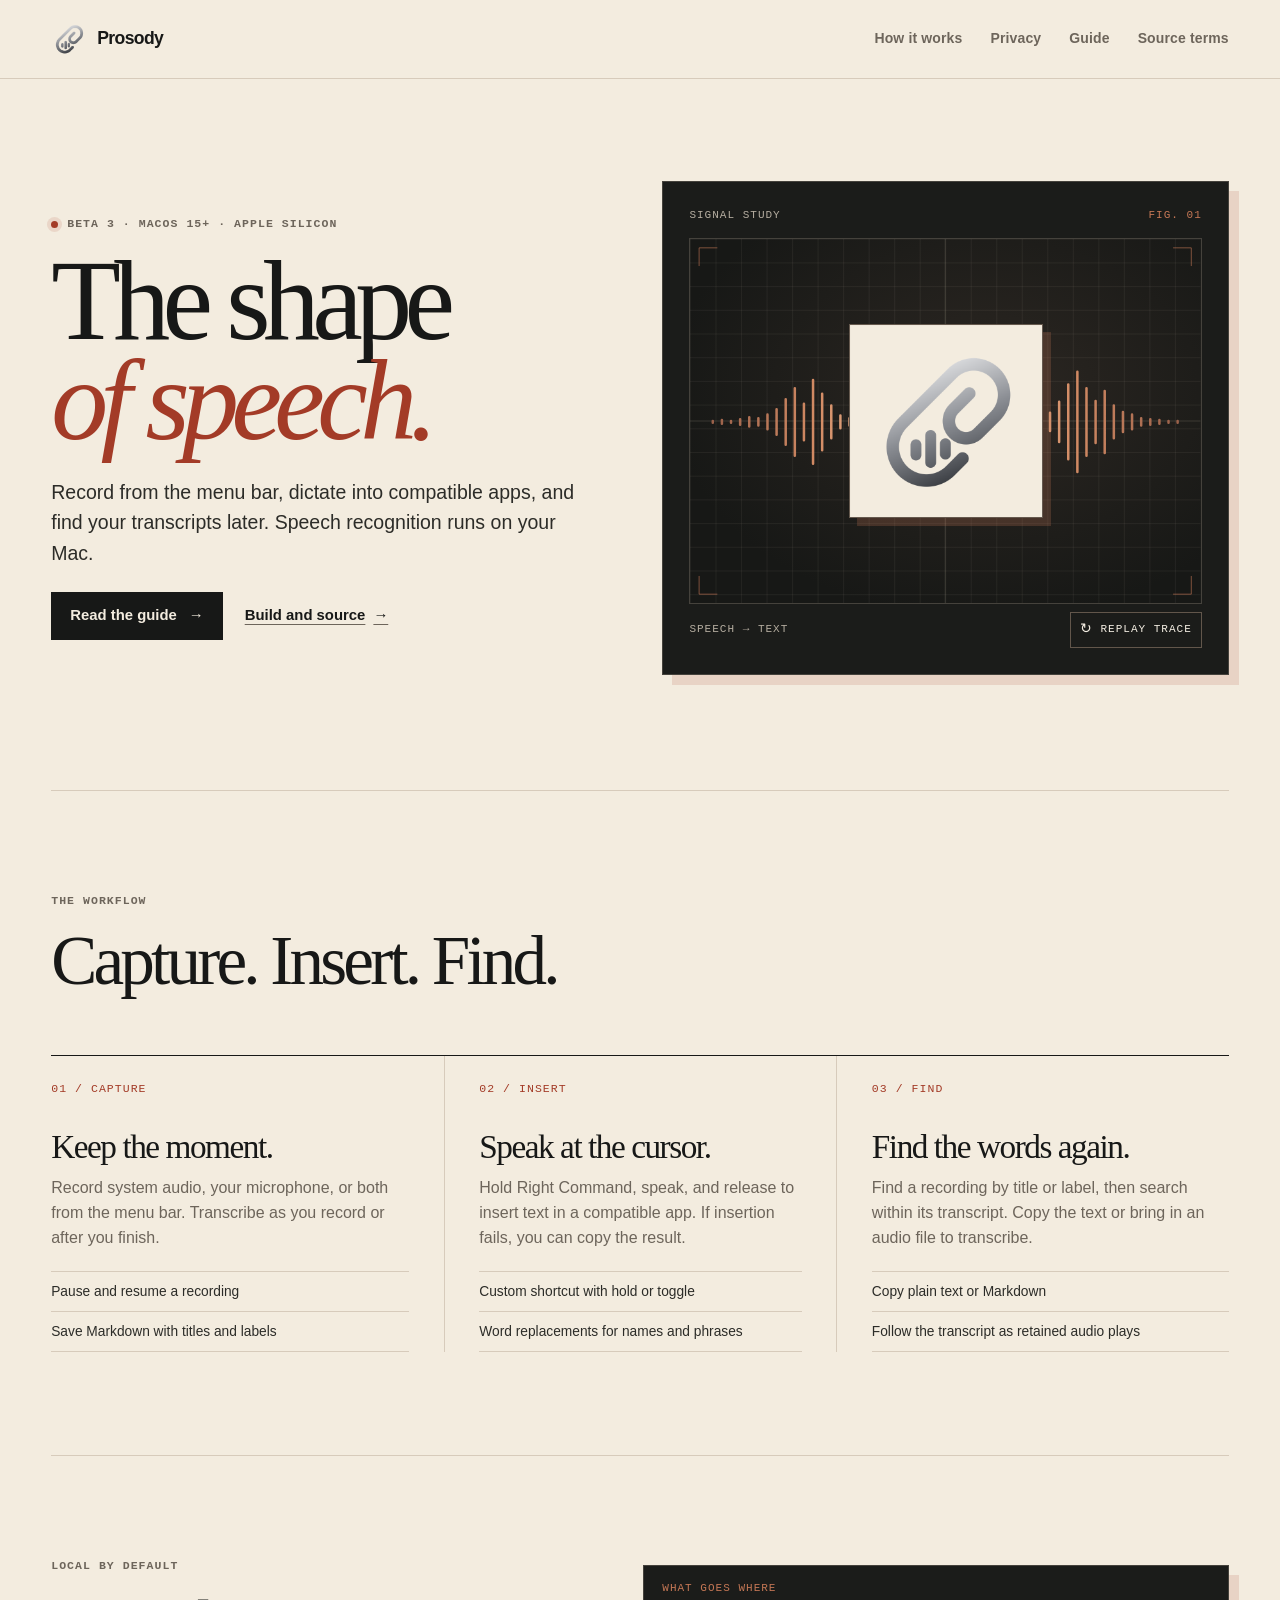
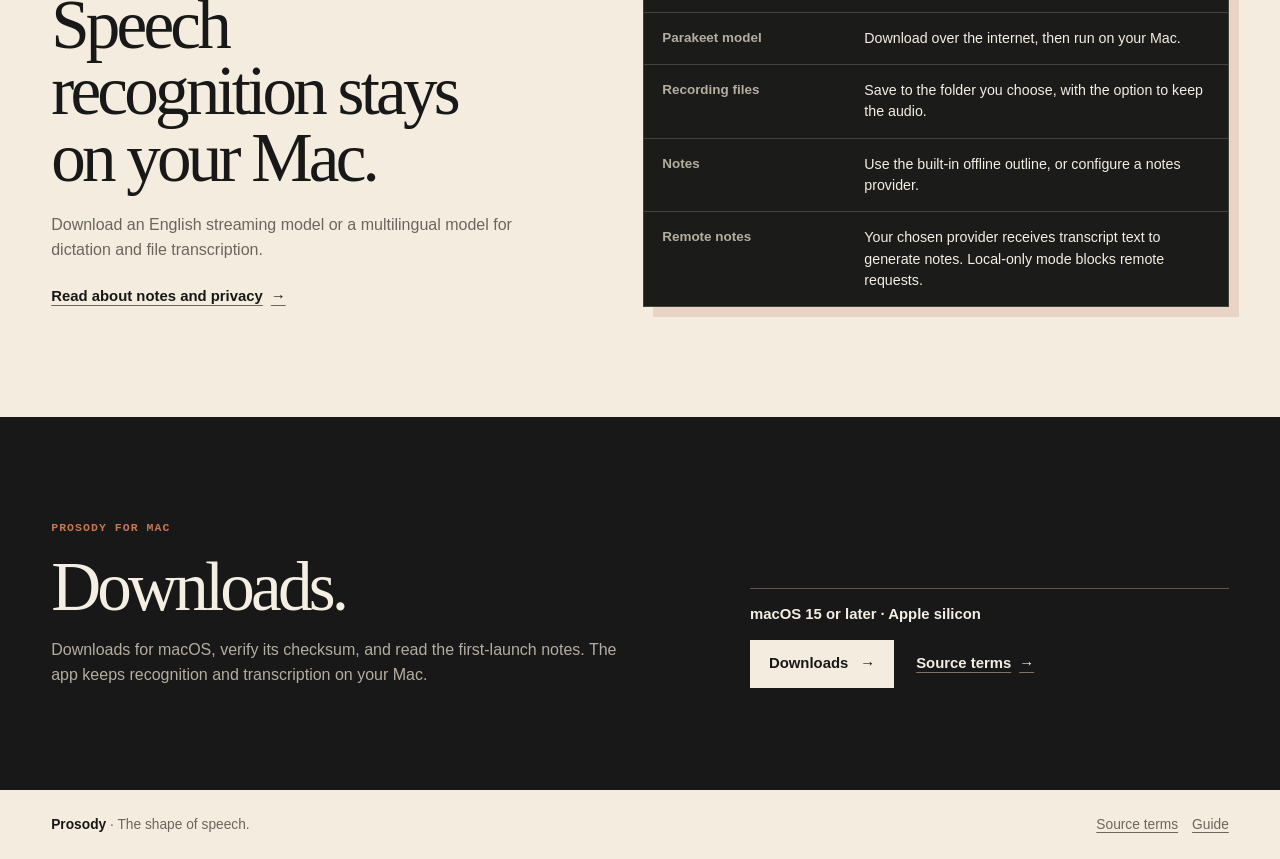
<file: site/index.html>
<!doctype html>
<html lang="en">
  <head>
    <meta charset="utf-8">
    <meta name="viewport" content="width=device-width, initial-scale=1">
    <meta name="theme-color" content="#f3ecdf">
    <meta name="description" content="Record audio, dictate into compatible apps, and find saved transcripts with Prosody. A beta for macOS 15 and later on Apple silicon.">
    <meta property="og:title" content="Prosody — The shape of speech.">
    <meta property="og:description" content="Record, dictate, and find transcripts with on-device speech recognition for Mac.">
    <meta property="og:type" content="website">
    <title>Prosody — The shape of speech.</title>
    <link rel="icon" href="assets/logo.png" type="image/png">
    <link rel="stylesheet" href="assets/base.css">
    <link rel="stylesheet" href="assets/landing.css">
    <script src="assets/landing.js" defer></script>
  </head>
  <body>
    <a class="skip-link" href="#main">Skip to content</a>

    <header class="site-header">
      <div class="shell masthead">
        <a class="wordmark" href="./"><img src="assets/logo.png" width="36" height="36" alt="">Prosody</a>
        <nav aria-label="Primary">
          <a href="#workflow">How it works</a>
          <a href="#privacy">Privacy</a>
          <a href="guide/">Guide</a>
          <a href="guide/#source-terms">Source terms</a>
        </nav>
      </div>
    </header>

    <main id="main" tabindex="-1">
      <section class="hero shell" aria-labelledby="hero-title">
        <div class="hero-copy">
          <p class="eyebrow"><span class="eyebrow-mark" aria-hidden="true"></span>Beta 3 · macOS 15+ · Apple silicon</p>
          <h1 id="hero-title">The shape<br> <em>of speech.</em></h1>
          <p class="hero-lede">Record from the menu bar, dictate into compatible apps, and find your transcripts later. Speech recognition runs on your Mac.</p>
          <div class="hero-actions">
            <a class="button button-primary" href="guide/">Read the guide <span aria-hidden="true">→</span></a>
            <a class="text-link" href="guide/#install">Build and source <span aria-hidden="true">→</span></a>
          </div>
        </div>

        <div class="hero-media">
          <div class="signal-panel" data-signal-panel>
            <div class="panel-head" aria-hidden="true">
              <span>Signal study</span>
              <span>FIG. 01</span>
            </div>

            <figure class="signal-art" aria-hidden="true">
              <svg class="trace" viewBox="0 0 560 400" width="560" height="400" fill="none" preserveAspectRatio="xMidYMid slice" aria-hidden="true" xmlns="http://www.w3.org/2000/svg">
                <defs>
                  <pattern id="trace-grid" width="28" height="26" patternUnits="userSpaceOnUse">
                    <path d="M28 0H0V26" stroke="#f3ecdf" stroke-opacity=".12"/>
                  </pattern>
                  <linearGradient id="trace-speech" x1="0" y1="0" x2="560" y2="0" gradientUnits="userSpaceOnUse">
                    <stop stop-color="#8f5844"/>
                    <stop offset=".25" stop-color="#d38b64"/>
                    <stop offset=".5" stop-color="#f8dfbf"/>
                    <stop offset=".75" stop-color="#d38b64"/>
                    <stop offset="1" stop-color="#8f5844"/>
                  </linearGradient>
                </defs>
                <rect width="560" height="400" fill="url(#trace-grid)"/>
                <path d="M0 200H560M280 0V400" stroke="#b5ada0" stroke-opacity=".22"/>
                <path d="M10 30V10H30M530 10h20v20M10 370v20h20m500 0h20v-20" stroke="#c47755" stroke-opacity=".65"/>
                <path class="trace-wave" stroke="url(#trace-speech)" stroke-width="2.75" stroke-linecap="round"
                  d="M25 200v2M35 199v4M45 200v2M55 198v6M65 196v10M75 197v8M85 193v16M95 187v28M105 176v50M115 164v74M125 181v40M135 155v92M145 170v62M155 183v36M165 194v14M175 197v8M185 198v6M195 200v2M205 196v10M215 191v20M225 185v32M235 172v58M245 152v98M255 171v60M265 135v132M275 117v168M285 149v104M295 139v124M305 173v56M315 187v28M325 184v34M335 193v16M345 197v8M355 199v4M365 200v2M375 198v6M385 197v8M395 191v20M405 179v44M415 160v82M425 146v110M435 164v74M445 178v46M455 167v68M465 183v36M475 190v22M485 193v16M495 197v8M505 198v6M515 199v4M525 200v2M535 200v2"/>
              </svg>
              <img class="signal-logo" src="assets/logo.png" width="1024" height="1024" alt="">
            </figure>

            <div class="panel-foot">
              <span aria-hidden="true">Speech → Text</span>
              <button class="replay" type="button" data-replay hidden><span aria-hidden="true">↻</span> Replay trace</button>
            </div>
          </div>
        </div>
      </section>

      <section class="features shell" id="workflow" aria-labelledby="features-title">
        <header class="section-intro">
          <p class="eyebrow">The workflow</p>
          <h2 id="features-title">Capture. Insert. Find.</h2>
        </header>

        <div class="feature-grid">
          <article class="feature" id="capture">
            <p class="feature-index">01 / Capture</p>
            <h3>Keep the moment.</h3>
            <p>Record system audio, your microphone, or both from the menu bar. Transcribe as you record or after you finish.</p>
            <ul class="feature-list">
              <li>Pause and resume a recording</li>
              <li>Save Markdown with titles and labels</li>
            </ul>
          </article>

          <article class="feature" id="insert">
            <p class="feature-index">02 / Insert</p>
            <h3>Speak at the cursor.</h3>
            <p>Hold Right Command, speak, and release to insert text in a compatible app. If insertion fails, you can copy the result.</p>
            <ul class="feature-list">
              <li>Custom shortcut with hold or toggle</li>
              <li>Word replacements for names and phrases</li>
            </ul>
          </article>

          <article class="feature" id="find">
            <p class="feature-index">03 / Find</p>
            <h3>Find the words again.</h3>
            <p>Find a recording by title or label, then search within its transcript. Copy the text or bring in an audio file to transcribe.</p>
            <ul class="feature-list">
              <li>Copy plain text or Markdown</li>
              <li>Follow the transcript as retained audio plays</li>
            </ul>
          </article>
        </div>
      </section>

      <section class="privacy-section shell" id="privacy" aria-labelledby="privacy-title">
        <div class="privacy-grid">
          <div class="privacy-copy">
            <p class="eyebrow">Local by default</p>
            <h2 id="privacy-title">Speech recognition stays on your Mac.</h2>
            <p>Download an English streaming model or a multilingual model for dictation and file transcription.</p>
            <a class="text-link" href="guide/#notes-privacy">Read about notes and privacy <span aria-hidden="true">→</span></a>
          </div>

          <div class="privacy-card">
            <p class="privacy-card-head">What goes where</p>
            <dl class="privacy-list">
              <div>
                <dt>Parakeet model</dt>
                <dd>Download over the internet, then run on your Mac.</dd>
              </div>
              <div>
                <dt>Recording files</dt>
                <dd>Save to the folder you choose, with the option to keep the audio.</dd>
              </div>
              <div>
                <dt>Notes</dt>
                <dd>Use the built-in offline outline, or configure a notes provider.</dd>
              </div>
              <div>
                <dt>Remote notes</dt>
                <dd>Your chosen provider receives transcript text to generate notes. Local-only mode blocks remote requests.</dd>
              </div>
            </dl>
          </div>
        </div>
      </section>

      <section class="download-band" aria-labelledby="download-title">
        <div class="shell download-grid">
          <div>
            <p class="eyebrow">Prosody for Mac</p>
            <h2 id="download-title">Downloads.</h2>
            <p class="download-copy">Downloads for macOS, verify its checksum, and read the first-launch notes. The app keeps recognition and transcription on your Mac.</p>
          </div>
          <div class="download-details">
            <p>macOS 15 or later · Apple silicon</p>
            <div class="download-actions">
              <a class="button button-light" href="https://github.com/K0g1/Prosody/releases">Downloads <span aria-hidden="true">→</span></a>
              <a class="text-link" href="guide/#source-terms">Source terms <span aria-hidden="true">→</span></a>
            </div>
          </div>
        </div>
      </section>
    </main>

    <footer class="site-footer">
      <div class="shell footer-row">
        <p><strong>Prosody</strong> · The shape of speech.</p>
        <nav aria-label="Footer">
          <a href="guide/#source-terms">Source terms</a>
          <a href="guide/">Guide</a>
        </nav>
      </div>
    </footer>
  </body>
</html>
</file>
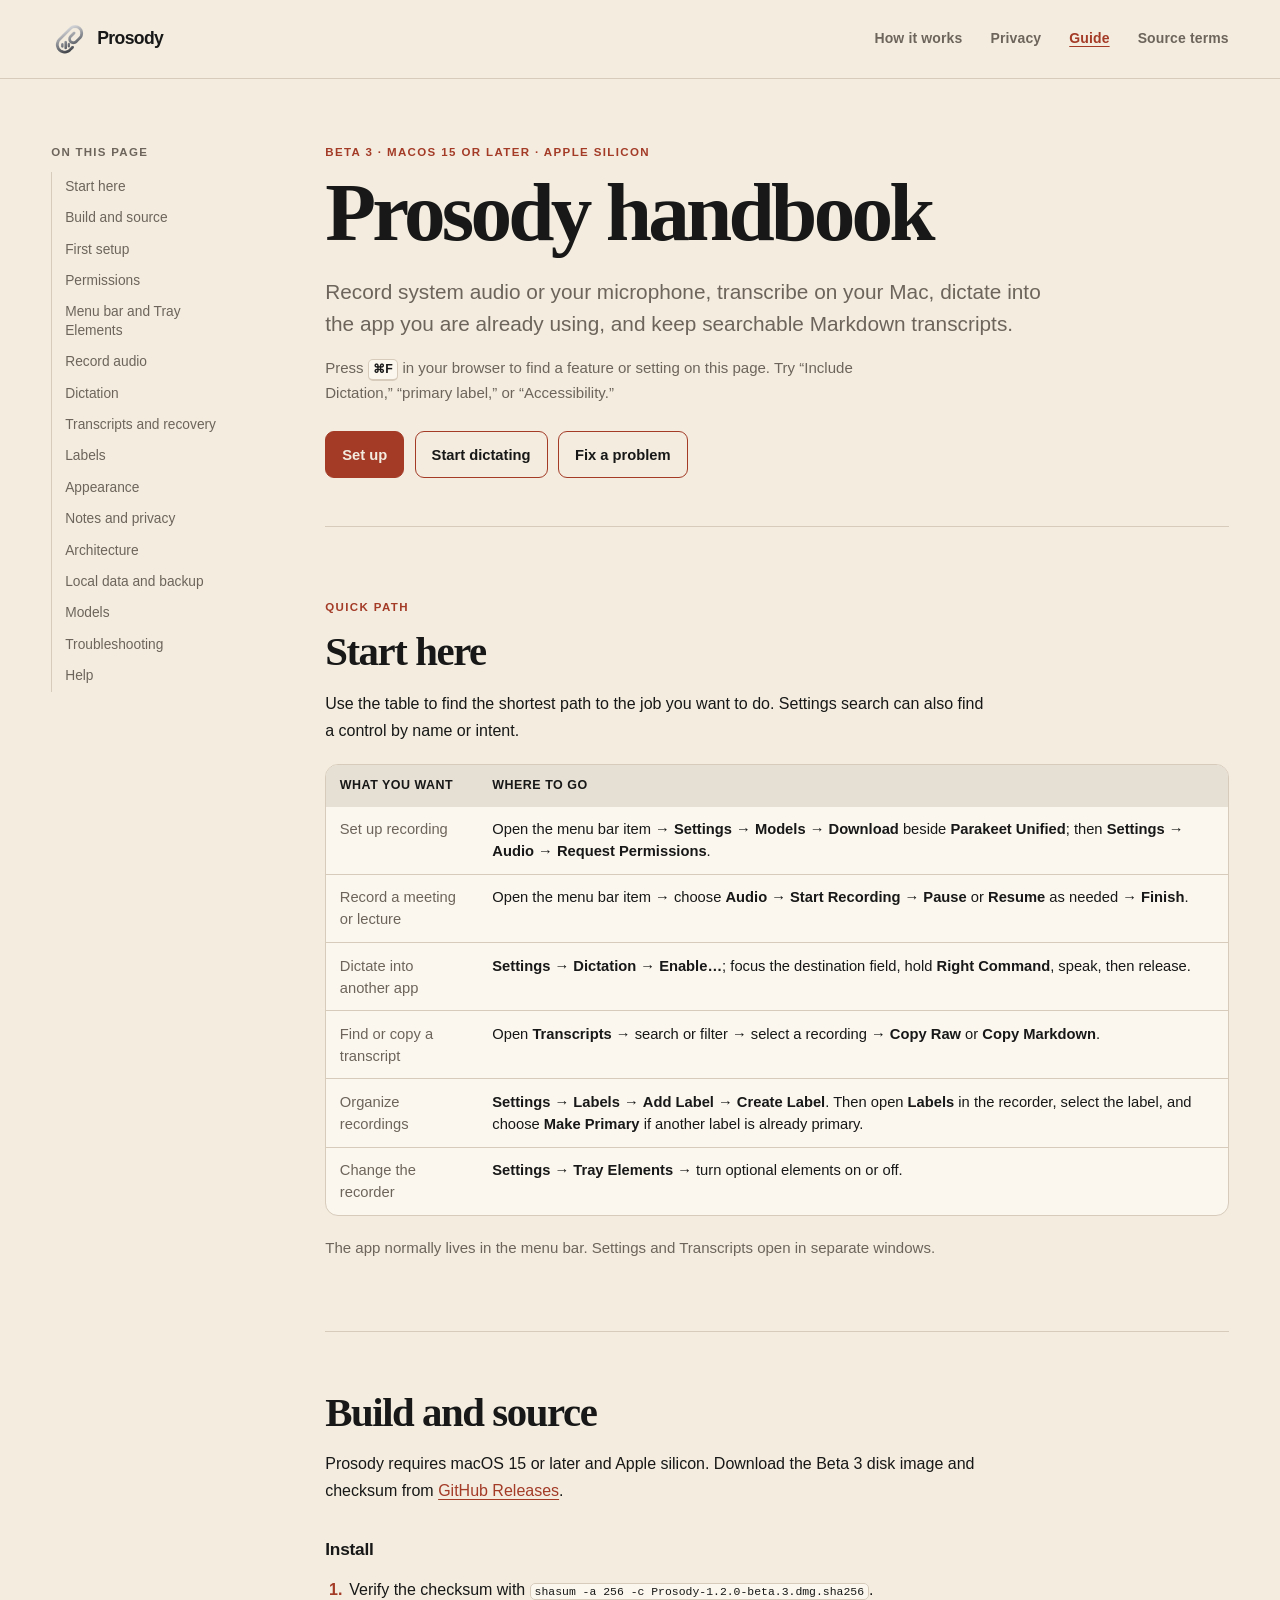
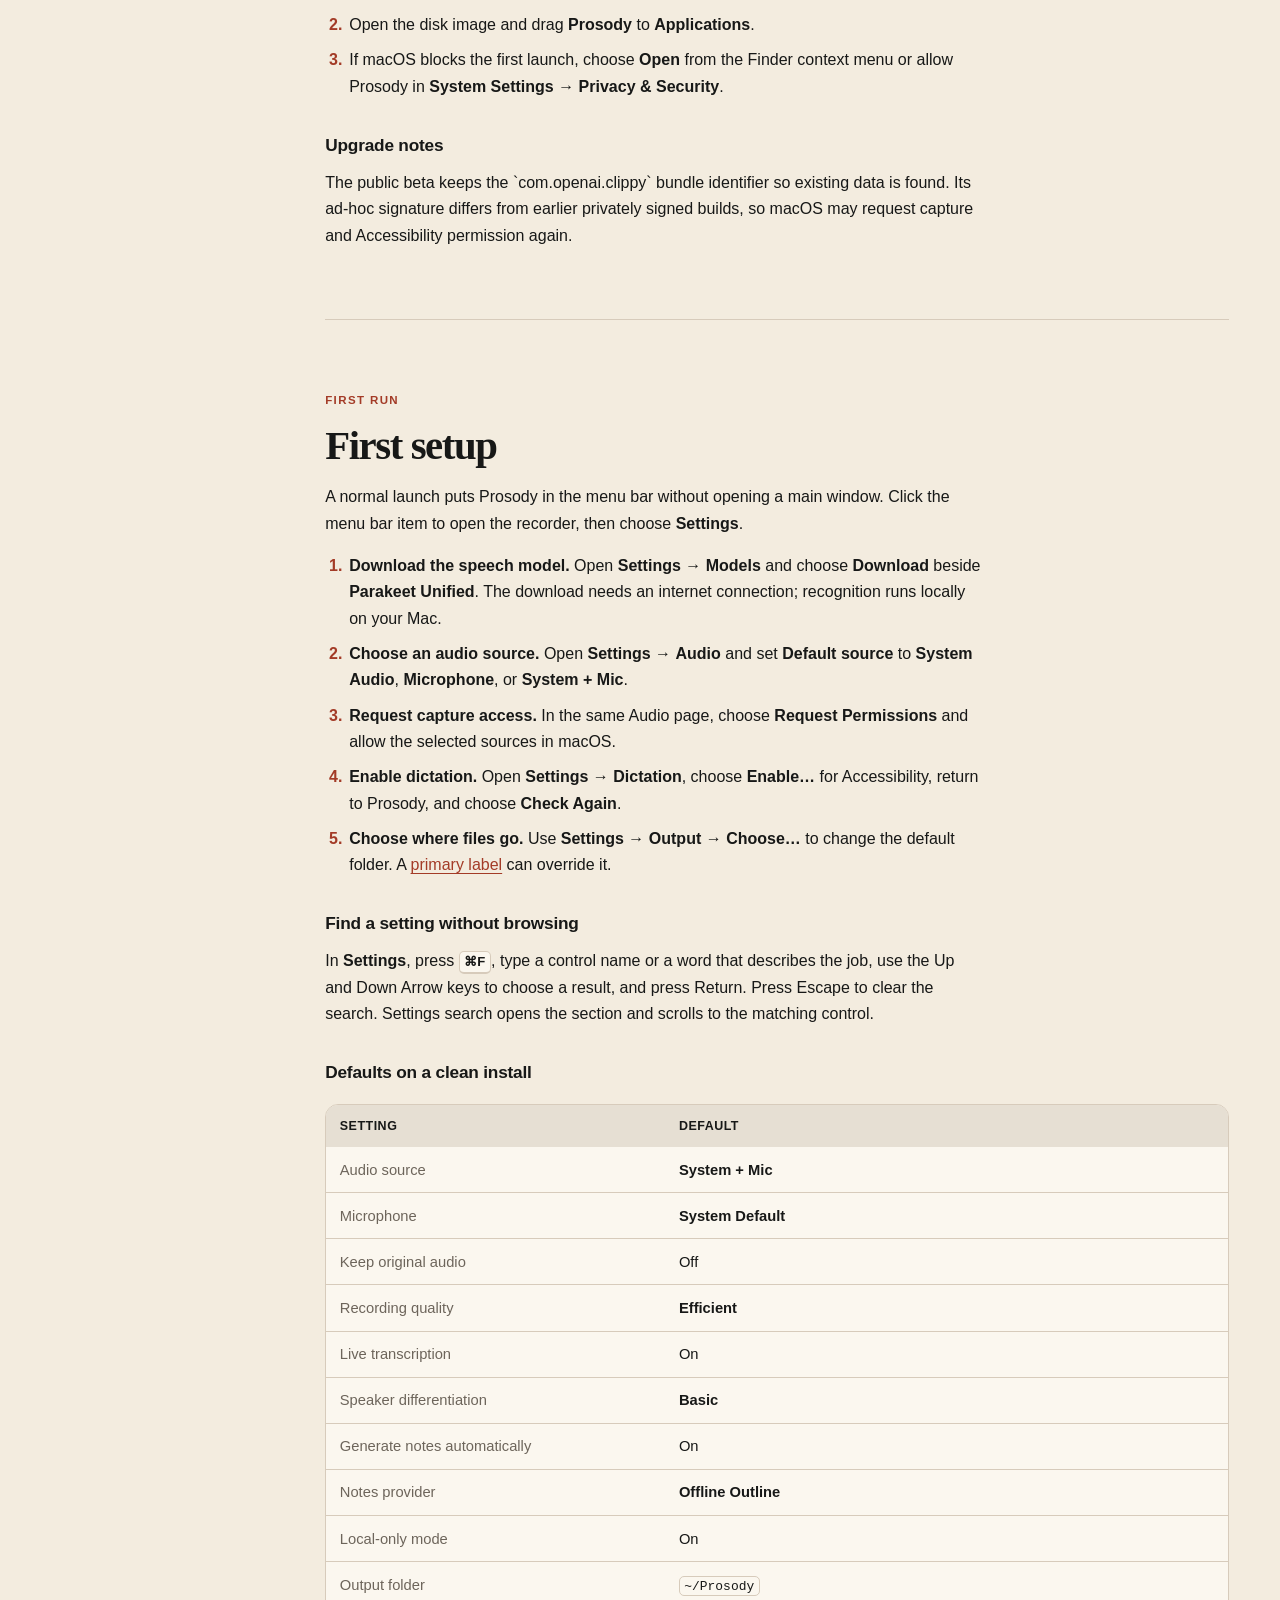
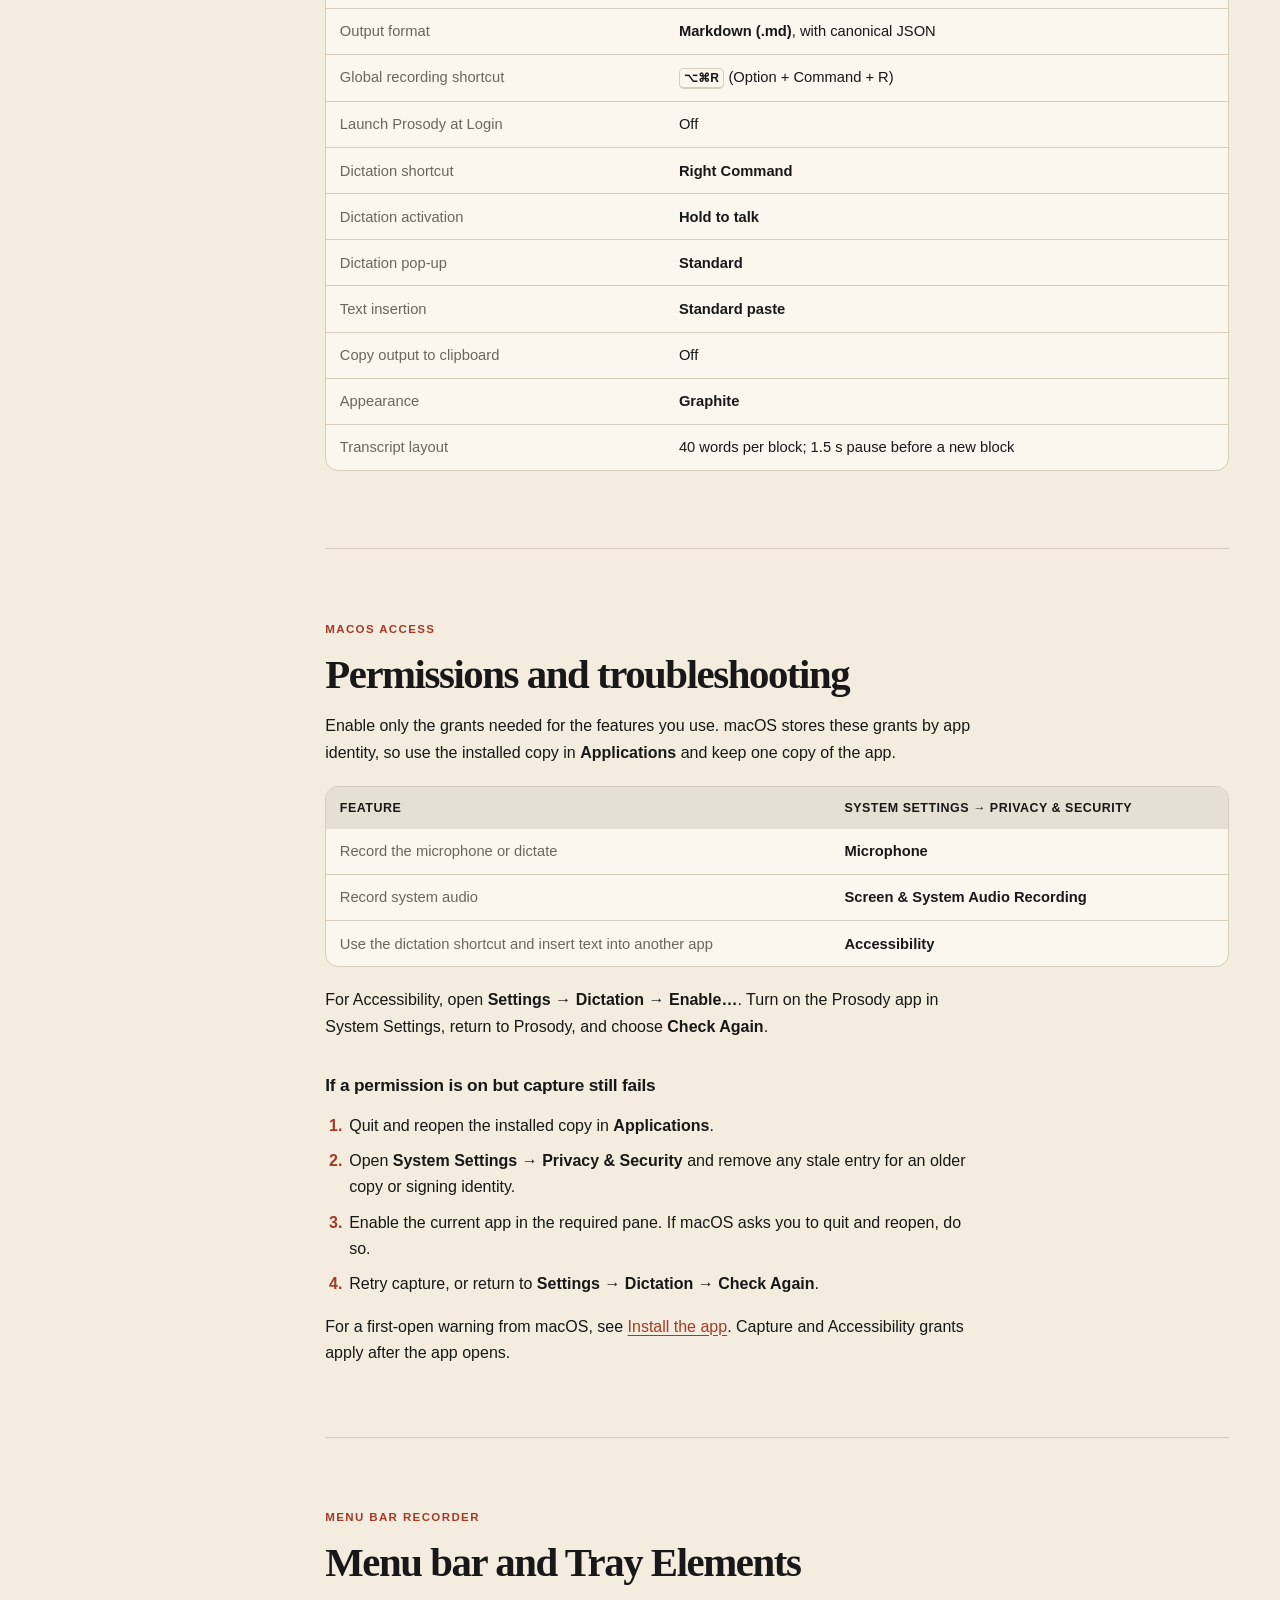
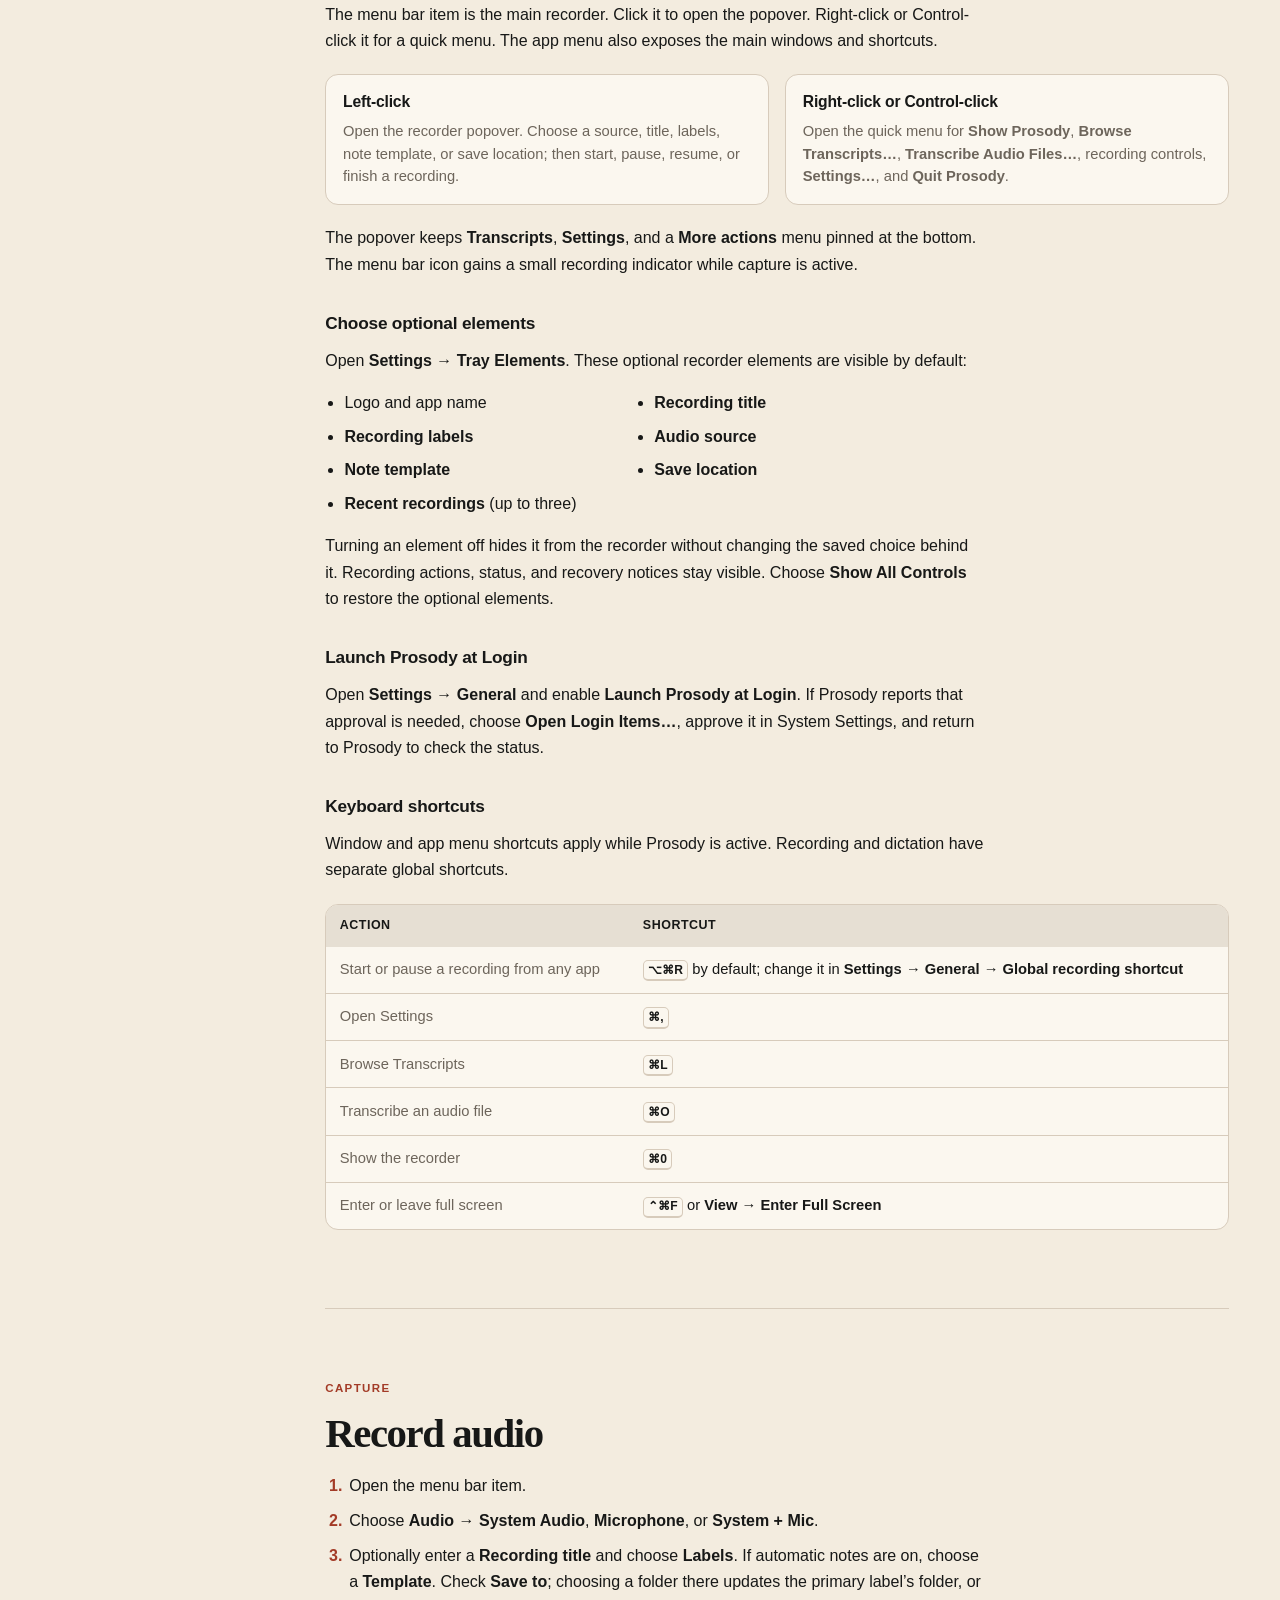
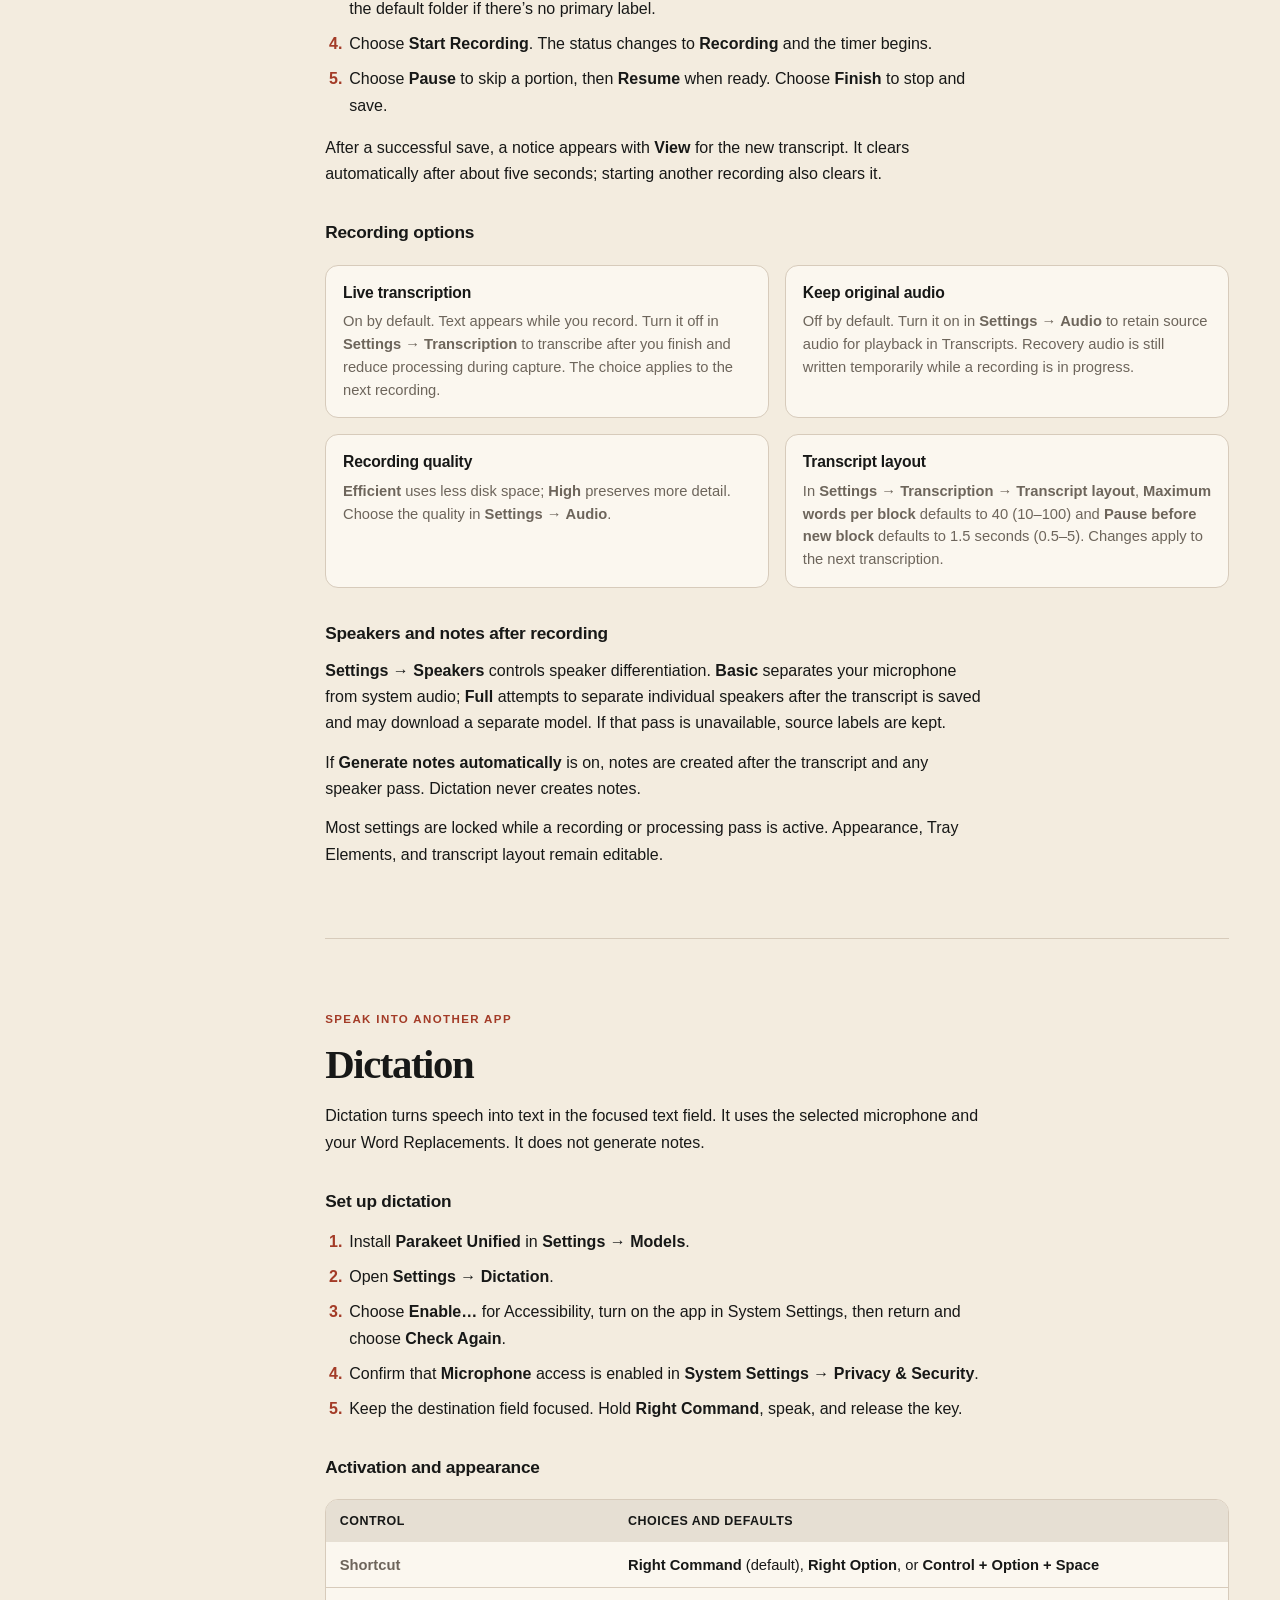
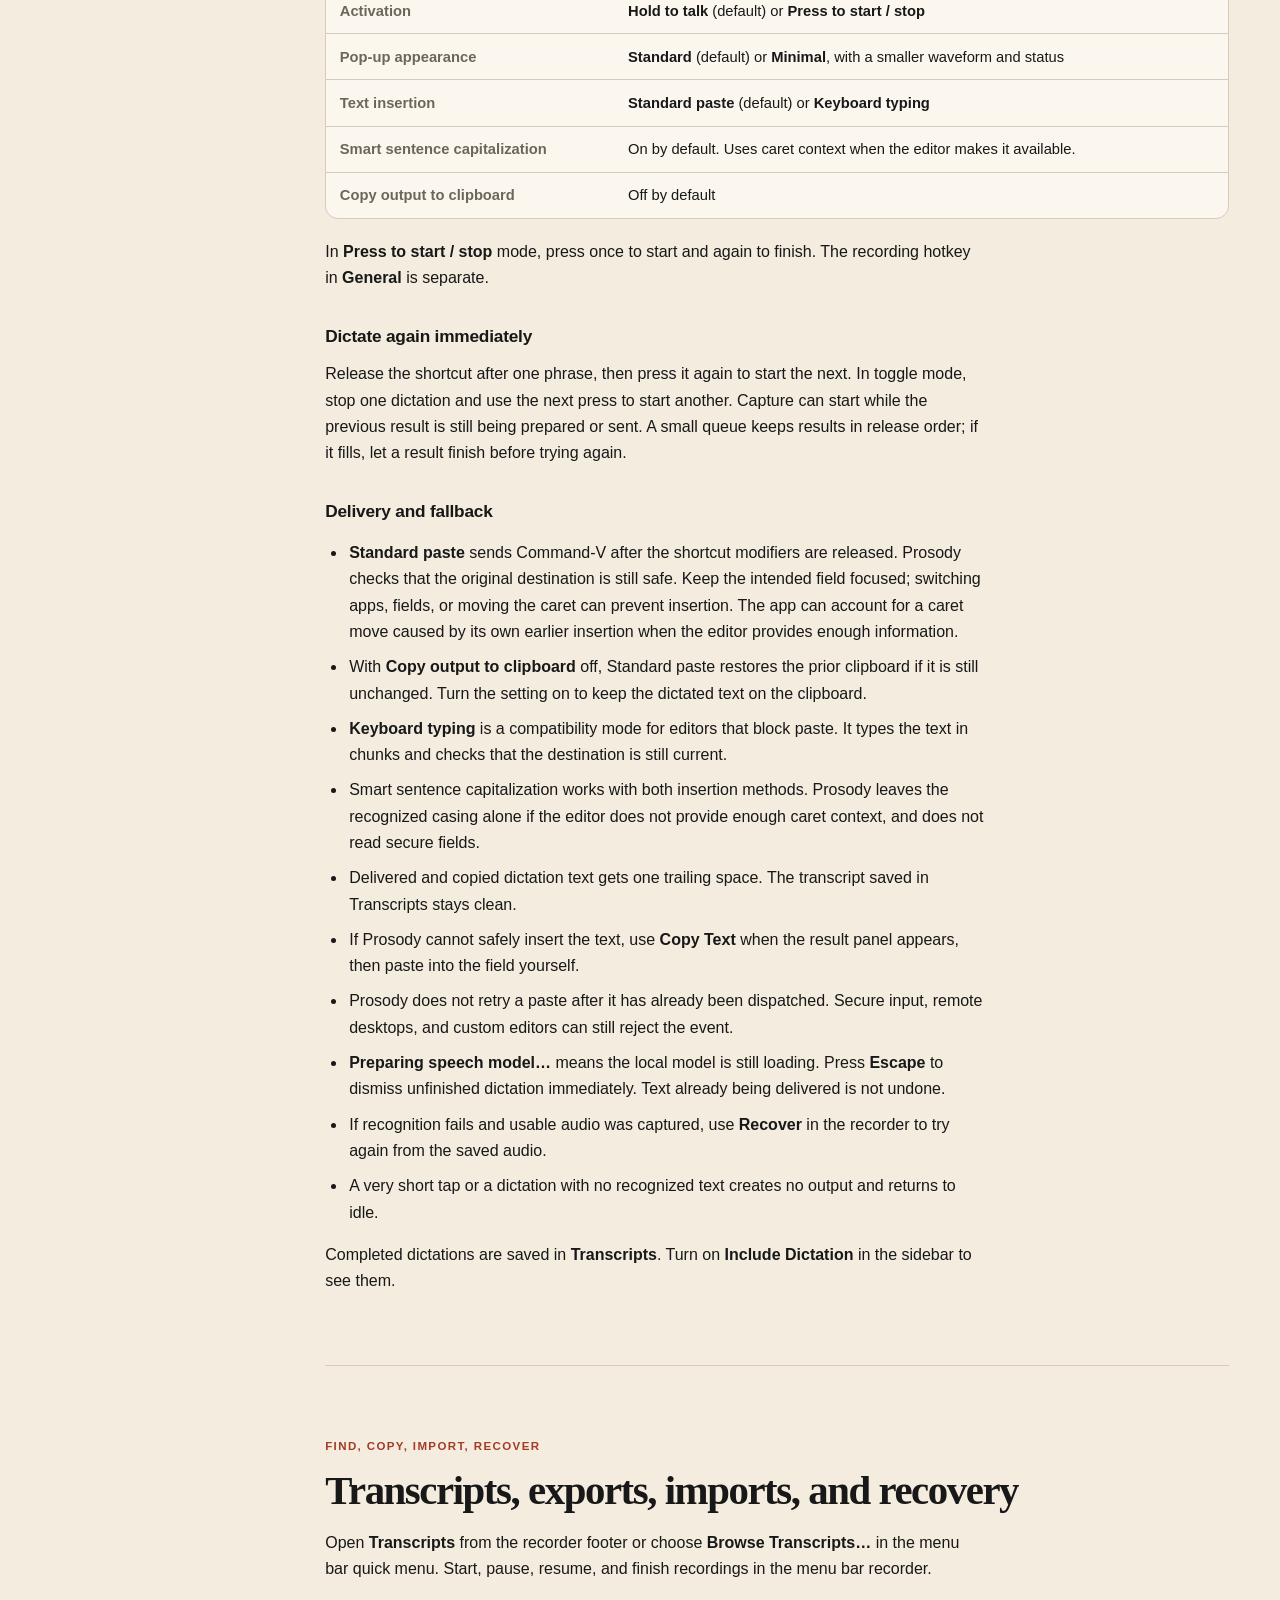
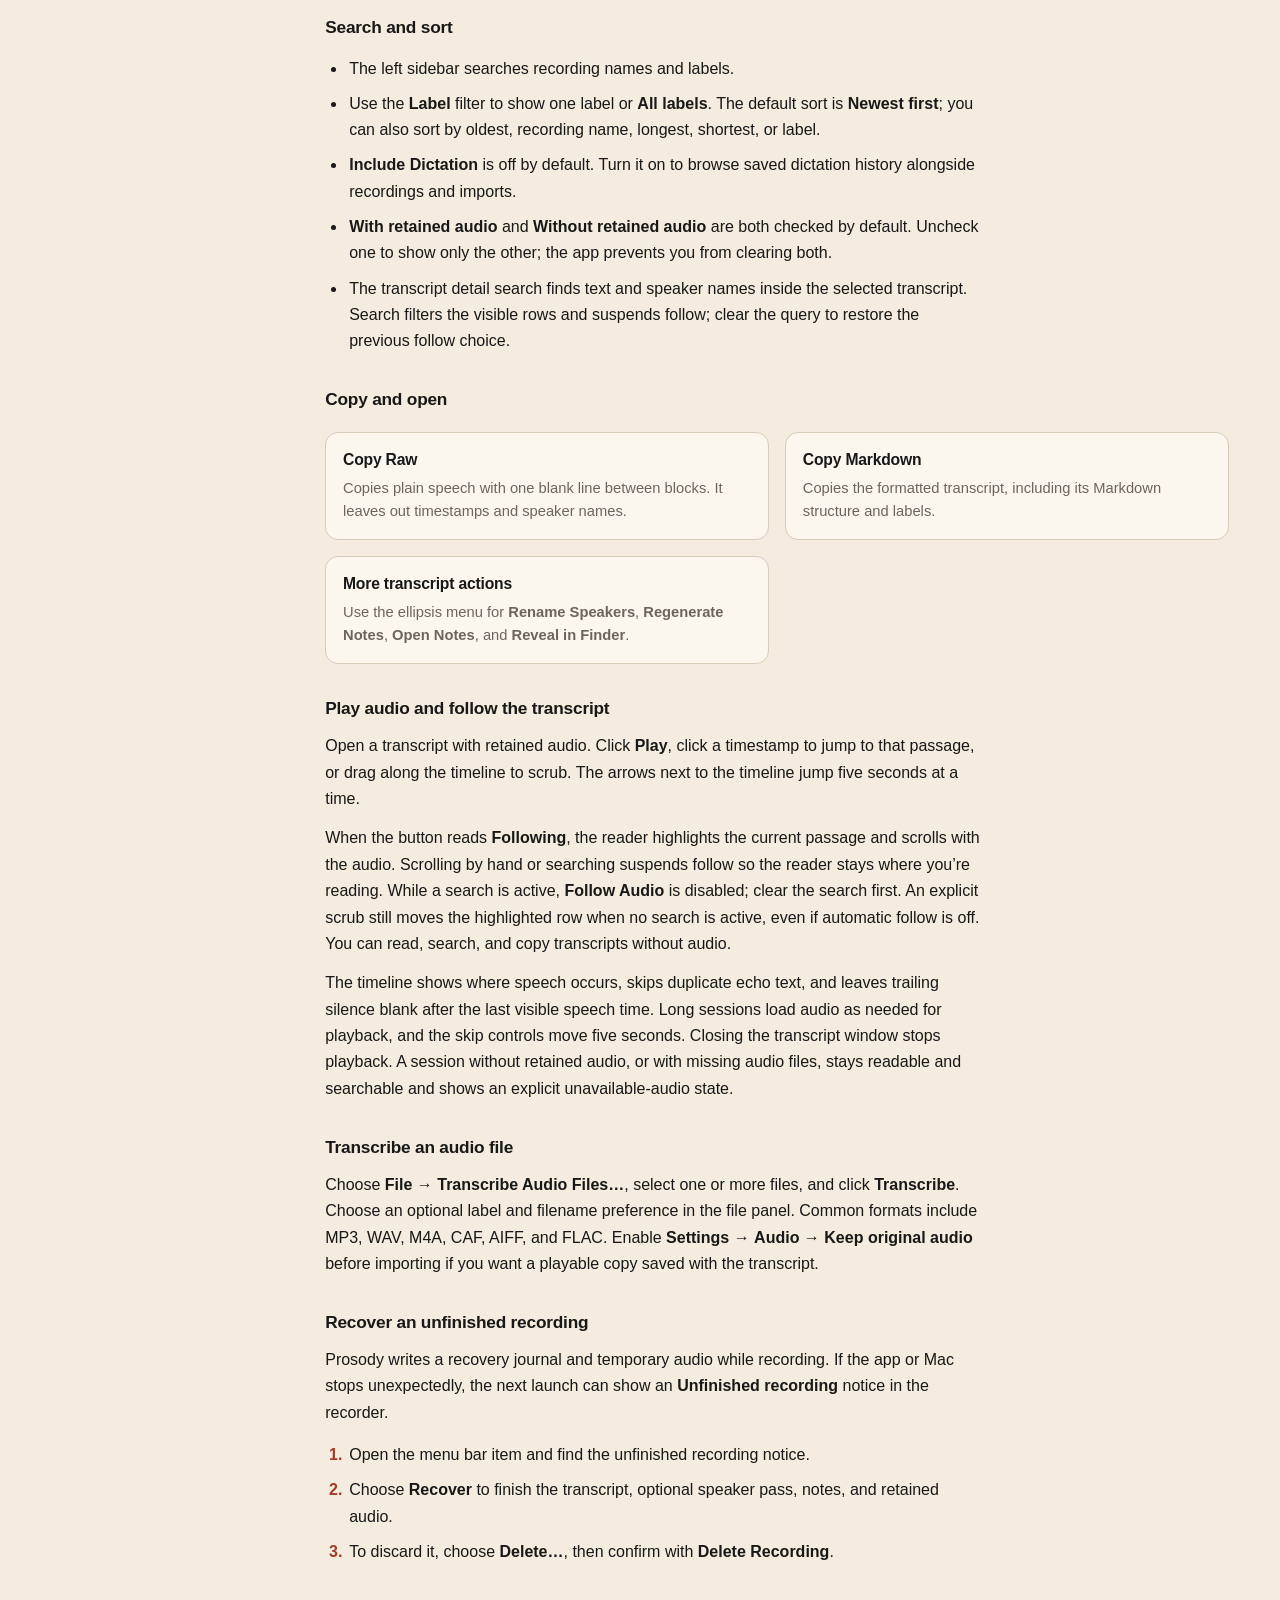
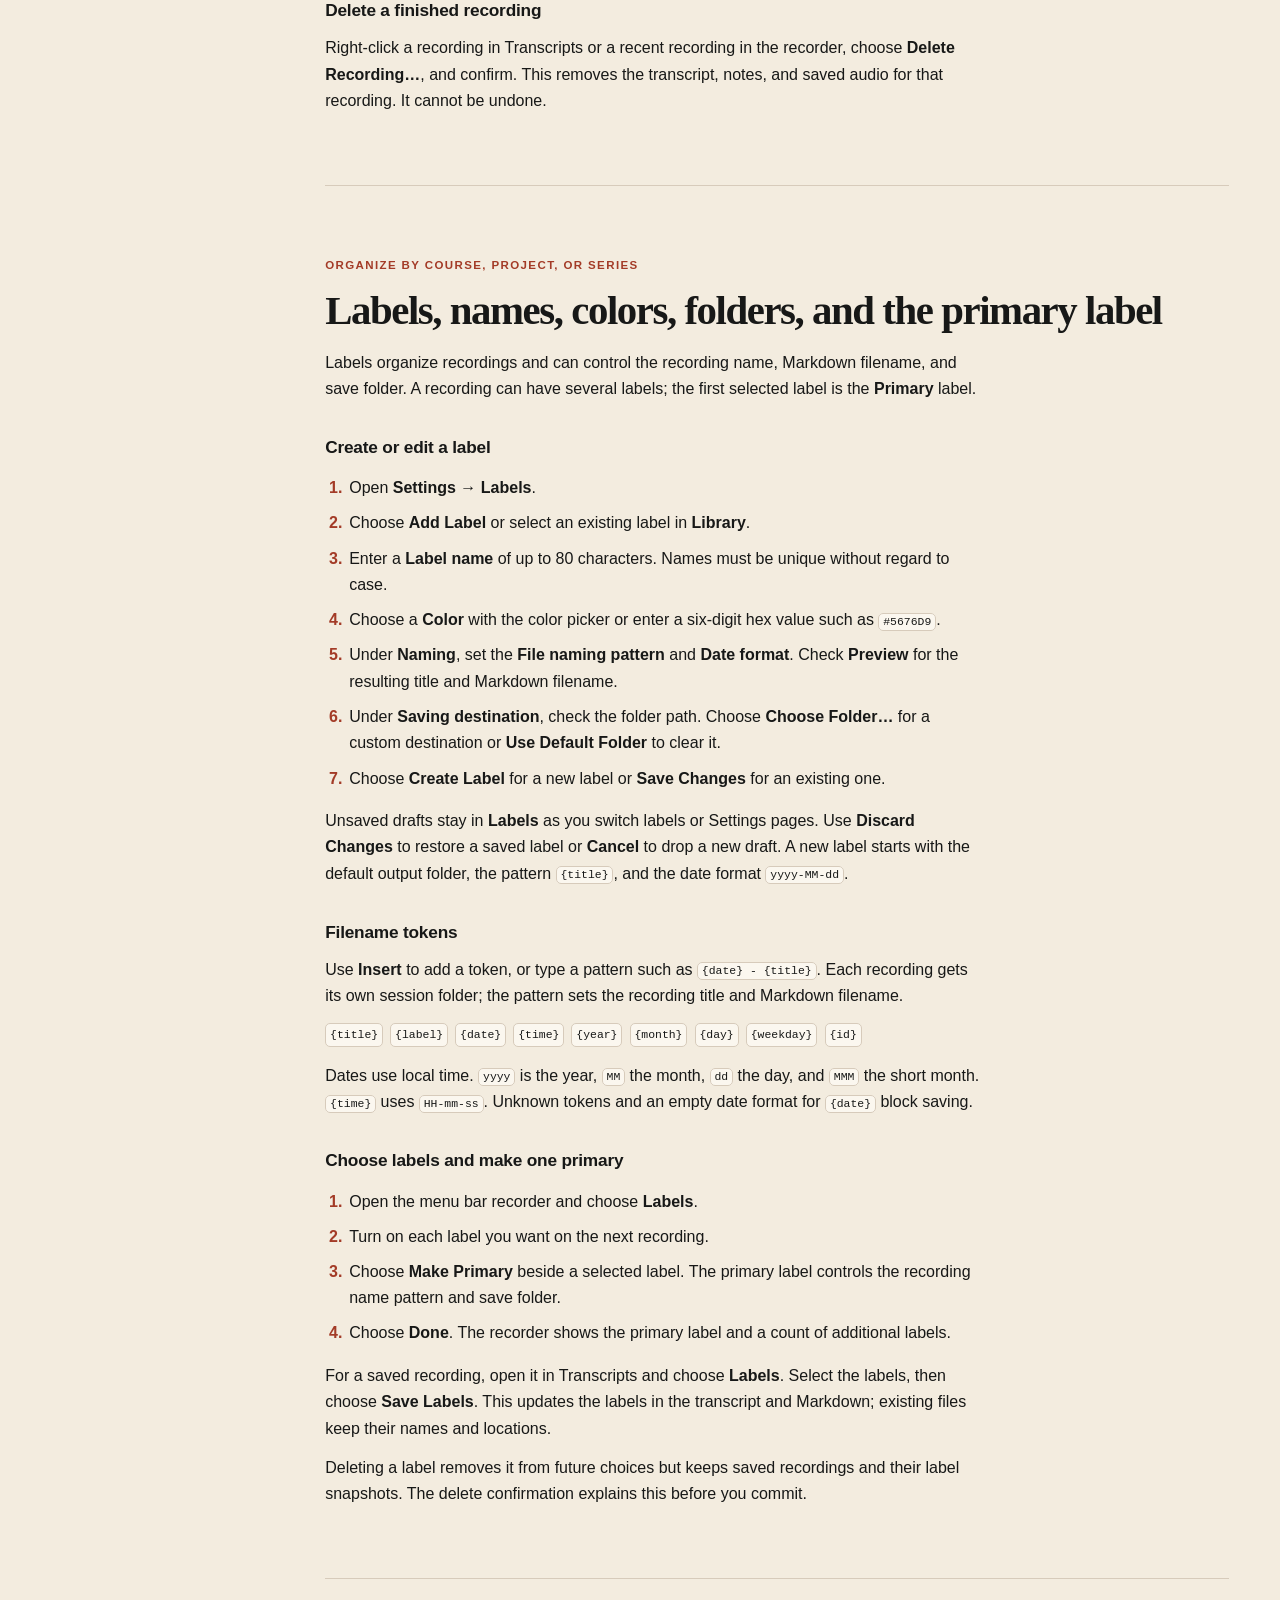
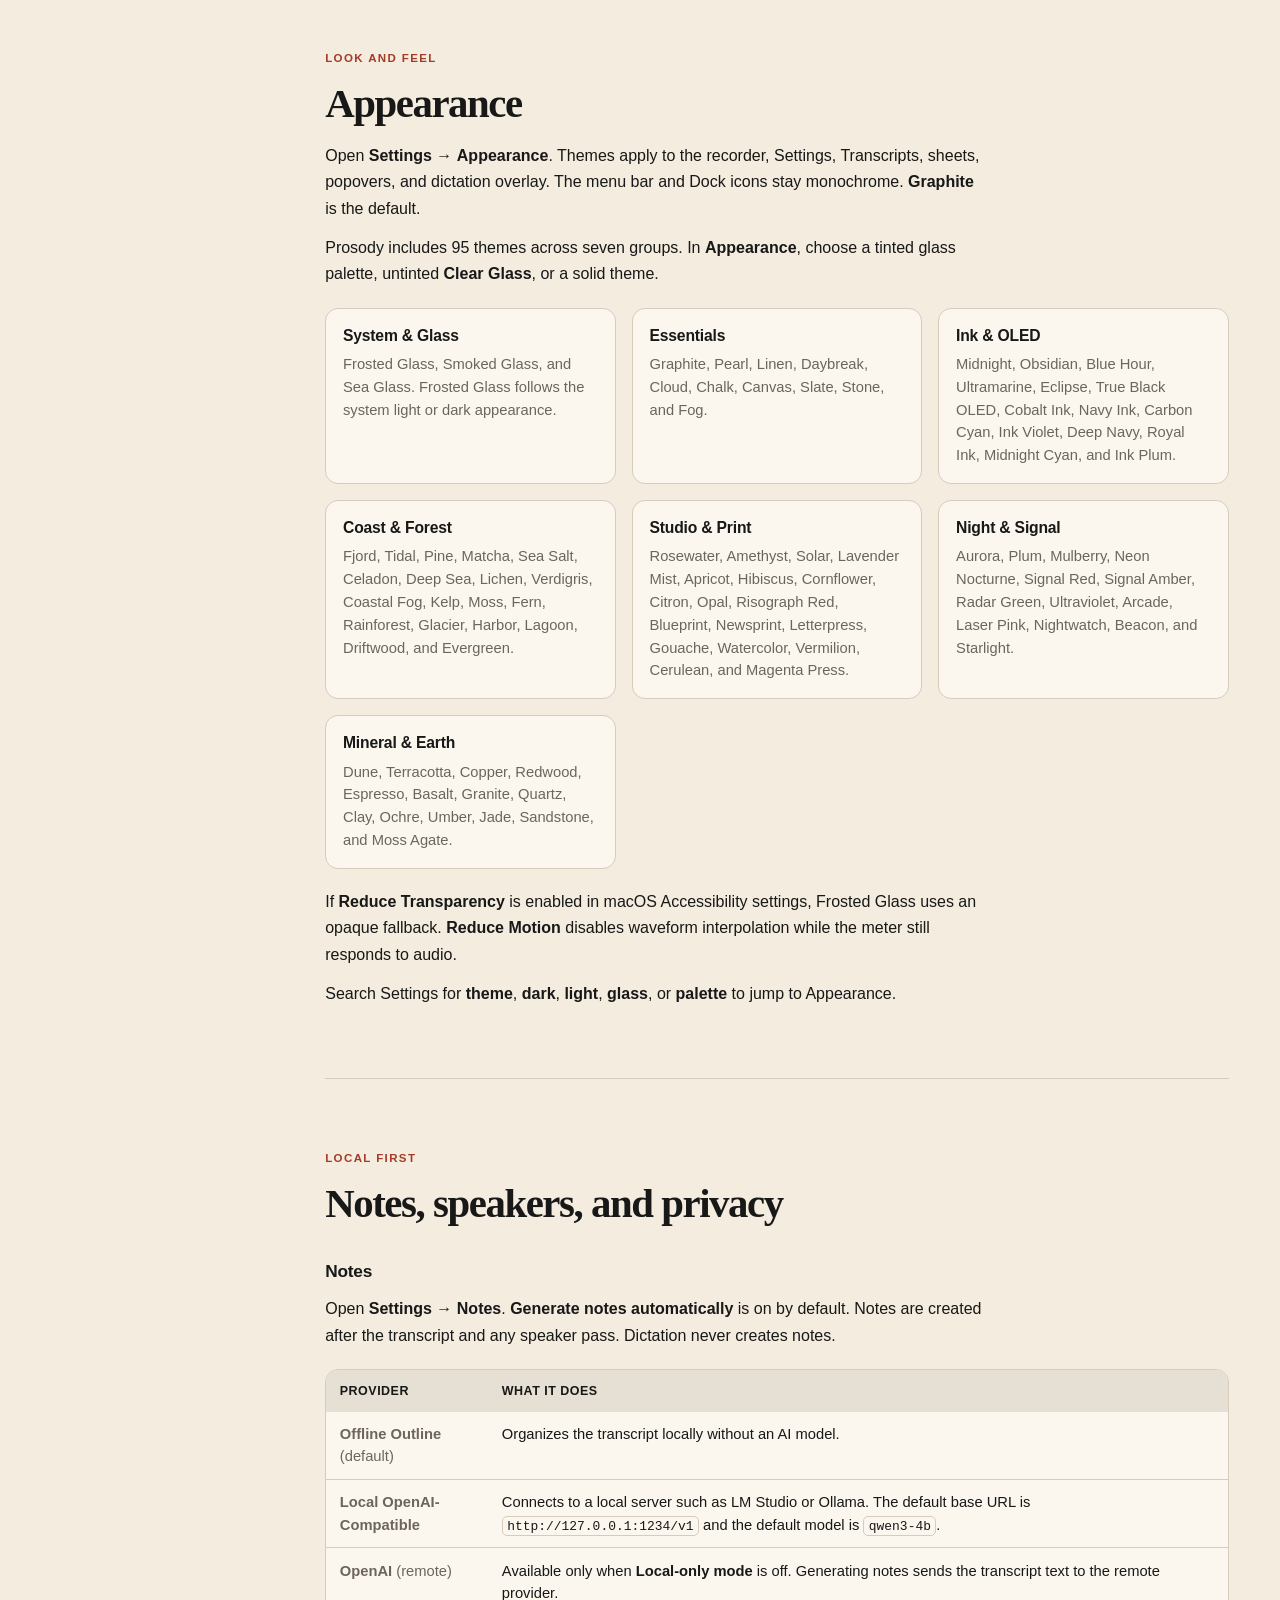
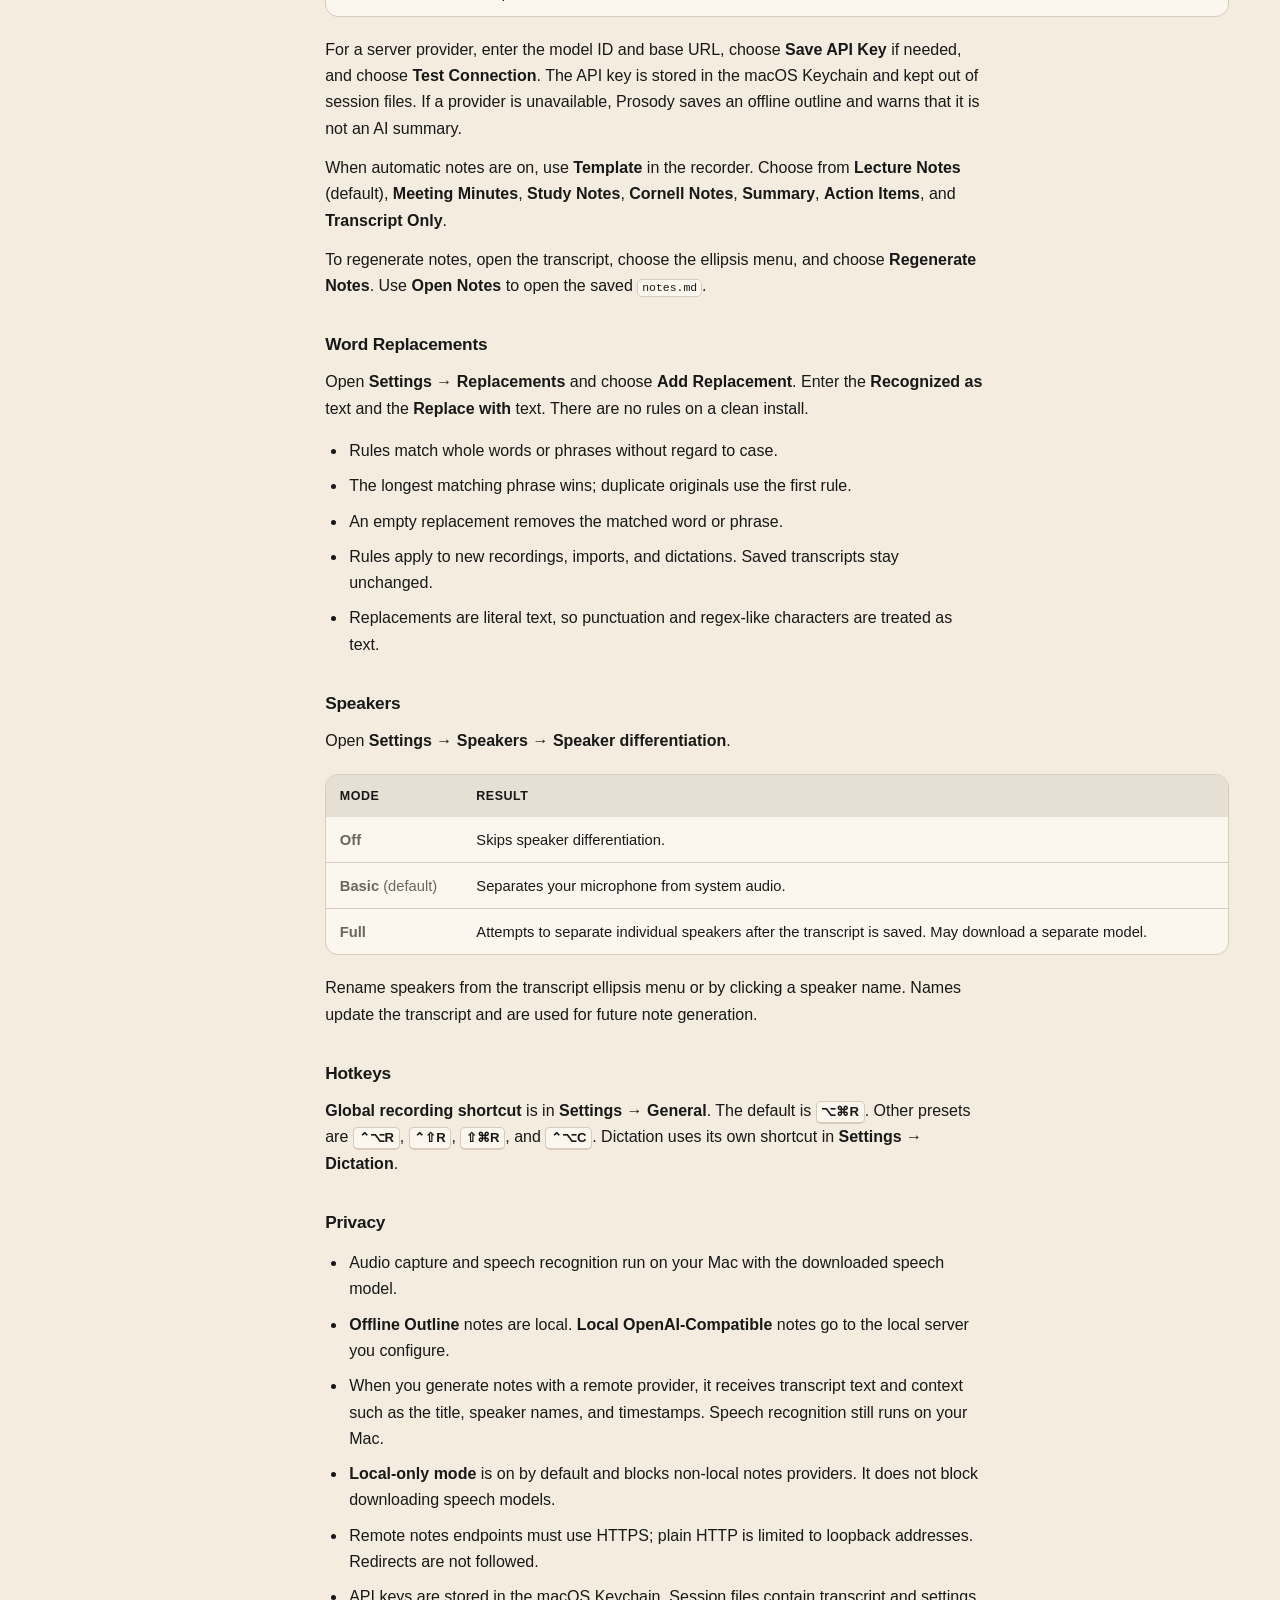
<file: site/guide/index.html>
<!doctype html>
<html lang="en">
<head>
  <meta charset="utf-8">
  <meta name="viewport" content="width=device-width, initial-scale=1">
  <meta name="theme-color" content="#f3ecdf">
  <title>Prosody handbook</title>
  <meta name="description" content="A one-page handbook for installing, setting up, recording, dictating, finding transcripts, and understanding local data in Prosody.">
  <link rel="icon" href="../assets/logo.png" type="image/png">
  <link rel="stylesheet" href="../assets/base.css">
  <link rel="stylesheet" href="../assets/guide.css">
</head>
<body class="guide-page">
  <a class="skip-link" href="#main-content">Skip to the handbook</a>

  <header class="site-header">
    <div class="shell masthead">
      <a class="wordmark" href="../"><img src="../assets/logo.png" width="36" height="36" alt="">Prosody</a>
      <nav aria-label="Primary">
        <a href="../#workflow">How it works</a>
        <a href="../#privacy">Privacy</a>
        <a href="./" aria-current="page">Guide</a>
        <a href="#source-terms">Source terms</a>
      </nav>
    </div>
  </header>

  <main id="main-content" class="guide-main" tabindex="-1">
    <div class="guide-shell guide-layout">
      <nav class="guide-rail guide-toc" aria-labelledby="guide-toc-title">
          <p class="guide-toc-title" id="guide-toc-title">On this page</p>
          <ul>
            <li><a href="#start">Start here</a></li>
            <li><a href="#install">Build and source</a></li>
            <li><a href="#setup">First setup</a></li>
            <li><a href="#permissions">Permissions</a></li>
            <li><a href="#tray-elements">Menu bar and Tray Elements</a></li>
            <li><a href="#record">Record audio</a></li>
            <li><a href="#dictation">Dictation</a></li>
            <li><a href="#transcripts">Transcripts and recovery</a></li>
            <li><a href="#labels">Labels</a></li>
            <li><a href="#appearance">Appearance</a></li>
            <li><a href="#notes-privacy">Notes and privacy</a></li>
            <li><a href="#architecture">Architecture</a></li>
            <li><a href="#local-data">Local data and backup</a></li>
            <li><a href="#models">Models</a></li>
            <li><a href="#troubleshooting">Troubleshooting</a></li>
            <li><a href="#help">Help</a></li>
          </ul>
      </nav>

      <article class="guide-handbook">
        <header class="guide-hero">
          <p class="guide-eyebrow">Beta 3 · macOS 15 or later · Apple silicon</p>
          <h1>Prosody handbook</h1>
          <p class="guide-lede">Record system audio or your microphone, transcribe on your Mac, dictate into the app you are already using, and keep searchable Markdown transcripts.</p>
          <p class="guide-note">Press <kbd>⌘F</kbd> in your browser to find a feature or setting on this page. Try “Include Dictation,” “primary label,” or “Accessibility.”</p>
          <div class="guide-hero-links" aria-label="Popular guide sections">
            <a class="guide-button" href="#setup">Set up</a>
            <a class="guide-button guide-button-secondary" href="#dictation">Start dictating</a>
            <a class="guide-button guide-button-secondary" href="#troubleshooting">Fix a problem</a>
          </div>
        </header>

        <section class="guide-section" id="start" aria-labelledby="start-title">
          <p class="guide-kicker">Quick path</p>
          <h2 id="start-title">Start here</h2>
          <p>Use the table to find the shortest path to the job you want to do. Settings search can also find a control by name or intent.</p>
          <div class="guide-table-wrap">
            <table class="guide-table">
              <thead>
                <tr><th scope="col">What you want</th><th scope="col">Where to go</th></tr>
              </thead>
              <tbody>
                <tr><td>Set up recording</td><td>Open the menu bar item → <strong>Settings</strong> → <strong>Models</strong> → <strong>Download</strong> beside <strong>Parakeet Unified</strong>; then <strong>Settings</strong> → <strong>Audio</strong> → <strong>Request Permissions</strong>.</td></tr>
                <tr><td>Record a meeting or lecture</td><td>Open the menu bar item → choose <strong>Audio</strong> → <strong>Start Recording</strong> → <strong>Pause</strong> or <strong>Resume</strong> as needed → <strong>Finish</strong>.</td></tr>
                <tr><td>Dictate into another app</td><td><strong>Settings</strong> → <strong>Dictation</strong> → <strong>Enable…</strong>; focus the destination field, hold <strong>Right Command</strong>, speak, then release.</td></tr>
                <tr><td>Find or copy a transcript</td><td>Open <strong>Transcripts</strong> → search or filter → select a recording → <strong>Copy Raw</strong> or <strong>Copy Markdown</strong>.</td></tr>
                <tr><td>Organize recordings</td><td><strong>Settings</strong> → <strong>Labels</strong> → <strong>Add Label</strong> → <strong>Create Label</strong>. Then open <strong>Labels</strong> in the recorder, select the label, and choose <strong>Make Primary</strong> if another label is already primary.</td></tr>
                <tr><td>Change the recorder</td><td><strong>Settings</strong> → <strong>Tray Elements</strong> → turn optional elements on or off.</td></tr>
              </tbody>
            </table>
          </div>
          <p class="guide-note">The app normally lives in the menu bar. Settings and Transcripts open in separate windows.</p>
        </section>

        <section class="guide-section" id="install" aria-labelledby="install-title">
          <h2 id="install-title">Build and source</h2>
          <p>Prosody requires macOS 15 or later and Apple silicon. Download the Beta 3 disk image and checksum from <a href="https://github.com/K0g1/Prosody/releases">GitHub Releases</a>.</p>
          <h3 id="install-steps">Install</h3>
          <ol class="guide-steps"><li>Verify the checksum with <code>shasum -a 256 -c Prosody-1.2.0-beta.3.dmg.sha256</code>.</li><li>Open the disk image and drag <strong>Prosody</strong> to <strong>Applications</strong>.</li><li>If macOS blocks the first launch, choose <strong>Open</strong> from the Finder context menu or allow Prosody in <strong>System Settings → Privacy &amp; Security</strong>.</li></ol>
          <h3 id="upgrade">Upgrade notes</h3>
          <p>The public beta keeps the `com.openai.clippy` bundle identifier so existing data is found. Its ad-hoc signature differs from earlier privately signed builds, so macOS may request capture and Accessibility permission again.</p>
        </section>

        <section class="guide-section" id="setup" aria-labelledby="setup-title">
          <p class="guide-kicker">First run</p>
          <h2 id="setup-title">First setup</h2>
          <p>A normal launch puts Prosody in the menu bar without opening a main window. Click the menu bar item to open the recorder, then choose <strong>Settings</strong>.</p>
          <ol class="guide-steps">
            <li><strong>Download the speech model.</strong> Open <strong>Settings</strong> → <strong>Models</strong> and choose <strong>Download</strong> beside <strong>Parakeet Unified</strong>. The download needs an internet connection; recognition runs locally on your Mac.</li>
            <li><strong>Choose an audio source.</strong> Open <strong>Settings</strong> → <strong>Audio</strong> and set <strong>Default source</strong> to <strong>System Audio</strong>, <strong>Microphone</strong>, or <strong>System + Mic</strong>.</li>
            <li><strong>Request capture access.</strong> In the same Audio page, choose <strong>Request Permissions</strong> and allow the selected sources in macOS.</li>
            <li><strong>Enable dictation.</strong> Open <strong>Settings</strong> → <strong>Dictation</strong>, choose <strong>Enable…</strong> for Accessibility, return to Prosody, and choose <strong>Check Again</strong>.</li>
            <li><strong>Choose where files go.</strong> Use <strong>Settings</strong> → <strong>Output</strong> → <strong>Choose…</strong> to change the default folder. A <a href="#primary-label">primary label</a> can override it.</li>
          </ol>

          <h3 id="settings-search">Find a setting without browsing</h3>
          <p>In <strong>Settings</strong>, press <kbd>⌘F</kbd>, type a control name or a word that describes the job, use the Up and Down Arrow keys to choose a result, and press Return. Press Escape to clear the search. Settings search opens the section and scrolls to the matching control.</p>

          <h3 id="defaults">Defaults on a clean install</h3>
          <div class="guide-table-wrap">
            <table class="guide-table">
              <thead>
                <tr><th scope="col">Setting</th><th scope="col">Default</th></tr>
              </thead>
              <tbody>
                <tr><td>Audio source</td><td><strong>System + Mic</strong></td></tr>
                <tr><td>Microphone</td><td><strong>System Default</strong></td></tr>
                <tr><td>Keep original audio</td><td>Off</td></tr>
                <tr><td>Recording quality</td><td><strong>Efficient</strong></td></tr>
                <tr><td>Live transcription</td><td>On</td></tr>
                <tr><td>Speaker differentiation</td><td><strong>Basic</strong></td></tr>
                <tr><td>Generate notes automatically</td><td>On</td></tr>
                <tr><td>Notes provider</td><td><strong>Offline Outline</strong></td></tr>
                <tr><td>Local-only mode</td><td>On</td></tr>
                <tr><td>Output folder</td><td><code>~/Prosody</code></td></tr>
                <tr><td>Output format</td><td><strong>Markdown (.md)</strong>, with canonical JSON</td></tr>
                <tr><td>Global recording shortcut</td><td><kbd>⌥⌘R</kbd> (Option + Command + R)</td></tr>
                <tr><td>Launch Prosody at Login</td><td>Off</td></tr>
                <tr><td>Dictation shortcut</td><td><strong>Right Command</strong></td></tr>
                <tr><td>Dictation activation</td><td><strong>Hold to talk</strong></td></tr>
                <tr><td>Dictation pop-up</td><td><strong>Standard</strong></td></tr>
                <tr><td>Text insertion</td><td><strong>Standard paste</strong></td></tr>
                <tr><td>Copy output to clipboard</td><td>Off</td></tr>
                <tr><td>Appearance</td><td><strong>Graphite</strong></td></tr>
                <tr><td>Transcript layout</td><td>40 words per block; 1.5 s pause before a new block</td></tr>
              </tbody>
            </table>
          </div>
        </section>

        <section class="guide-section" id="permissions" aria-labelledby="permissions-title">
          <p class="guide-kicker">macOS access</p>
          <h2 id="permissions-title">Permissions and troubleshooting</h2>
          <p>Enable only the grants needed for the features you use. macOS stores these grants by app identity, so use the installed copy in <strong>Applications</strong> and keep one copy of the app.</p>
          <div class="guide-table-wrap">
            <table class="guide-table">
              <thead>
                <tr><th scope="col">Feature</th><th scope="col">System Settings → Privacy &amp; Security</th></tr>
              </thead>
              <tbody>
                <tr><td>Record the microphone or dictate</td><td><strong>Microphone</strong></td></tr>
                <tr><td>Record system audio</td><td><strong>Screen &amp; System Audio Recording</strong></td></tr>
                <tr><td>Use the dictation shortcut and insert text into another app</td><td><strong>Accessibility</strong></td></tr>
              </tbody>
            </table>
          </div>
          <p>For Accessibility, open <strong>Settings</strong> → <strong>Dictation</strong> → <strong>Enable…</strong>. Turn on the Prosody app in System Settings, return to Prosody, and choose <strong>Check Again</strong>.</p>

          <h3 id="permission-troubleshooting">If a permission is on but capture still fails</h3>
          <ol class="guide-steps">
            <li>Quit and reopen the installed copy in <strong>Applications</strong>.</li>
            <li>Open <strong>System Settings</strong> → <strong>Privacy &amp; Security</strong> and remove any stale entry for an older copy or signing identity.</li>
            <li>Enable the current app in the required pane. If macOS asks you to quit and reopen, do so.</li>
            <li>Retry capture, or return to <strong>Settings</strong> → <strong>Dictation</strong> → <strong>Check Again</strong>.</li>
          </ol>
          <p>For a first-open warning from macOS, see <a href="#install-steps">Install the app</a>. Capture and Accessibility grants apply after the app opens.</p>
        </section>

        <section class="guide-section" id="tray-elements" aria-labelledby="tray-elements-title">
          <p class="guide-kicker">Menu bar recorder</p>
          <h2 id="tray-elements-title">Menu bar and Tray Elements</h2>
          <p>The menu bar item is the main recorder. Click it to open the popover. Right-click or Control-click it for a quick menu. The app menu also exposes the main windows and shortcuts.</p>

          <div class="guide-grid">
            <div class="guide-card">
              <h3>Left-click</h3>
              <p>Open the recorder popover. Choose a source, title, labels, note template, or save location; then start, pause, resume, or finish a recording.</p>
            </div>
            <div class="guide-card">
              <h3>Right-click or Control-click</h3>
              <p>Open the quick menu for <strong>Show Prosody</strong>, <strong>Browse Transcripts…</strong>, <strong>Transcribe Audio Files…</strong>, recording controls, <strong>Settings…</strong>, and <strong>Quit Prosody</strong>.</p>
            </div>
          </div>

          <p>The popover keeps <strong>Transcripts</strong>, <strong>Settings</strong>, and a <strong>More actions</strong> menu pinned at the bottom. The menu bar icon gains a small recording indicator while capture is active.</p>

          <h3 id="tray-settings">Choose optional elements</h3>
          <p>Open <strong>Settings</strong> → <strong>Tray Elements</strong>. These optional recorder elements are visible by default:</p>
          <ul class="guide-check-list">
            <li>Logo and app name</li>
            <li><strong>Recording title</strong></li>
            <li><strong>Recording labels</strong></li>
            <li><strong>Audio source</strong></li>
            <li><strong>Note template</strong></li>
            <li><strong>Save location</strong></li>
            <li><strong>Recent recordings</strong> (up to three)</li>
          </ul>
          <p>Turning an element off hides it from the recorder without changing the saved choice behind it. Recording actions, status, and recovery notices stay visible. Choose <strong>Show All Controls</strong> to restore the optional elements.</p>

          <h3 id="launch-at-login">Launch Prosody at Login</h3>
          <p>Open <strong>Settings</strong> → <strong>General</strong> and enable <strong>Launch Prosody at Login</strong>. If Prosody reports that approval is needed, choose <strong>Open Login Items…</strong>, approve it in System Settings, and return to Prosody to check the status.</p>

          <h3 id="shortcuts">Keyboard shortcuts</h3>
          <p>Window and app menu shortcuts apply while Prosody is active. Recording and dictation have separate global shortcuts.</p>
          <div class="guide-table-wrap">
            <table class="guide-table">
              <thead>
                <tr><th scope="col">Action</th><th scope="col">Shortcut</th></tr>
              </thead>
              <tbody>
                <tr><td>Start or pause a recording from any app</td><td><kbd>⌥⌘R</kbd> by default; change it in <strong>Settings</strong> → <strong>General</strong> → <strong>Global recording shortcut</strong></td></tr>
                <tr><td>Open Settings</td><td><kbd>⌘,</kbd></td></tr>
                <tr><td>Browse Transcripts</td><td><kbd>⌘L</kbd></td></tr>
                <tr><td>Transcribe an audio file</td><td><kbd>⌘O</kbd></td></tr>
                <tr><td>Show the recorder</td><td><kbd>⌘0</kbd></td></tr>
                <tr><td>Enter or leave full screen</td><td><kbd>⌃⌘F</kbd> or <strong>View</strong> → <strong>Enter Full Screen</strong></td></tr>
              </tbody>
            </table>
          </div>
        </section>

        <section class="guide-section" id="record" aria-labelledby="record-title">
          <p class="guide-kicker">Capture</p>
          <h2 id="record-title">Record audio</h2>
          <ol class="guide-steps">
            <li>Open the menu bar item.</li>
            <li>Choose <strong>Audio</strong> → <strong>System Audio</strong>, <strong>Microphone</strong>, or <strong>System + Mic</strong>.</li>
            <li>Optionally enter a <strong>Recording title</strong> and choose <strong>Labels</strong>. If automatic notes are on, choose a <strong>Template</strong>. Check <strong>Save to</strong>; choosing a folder there updates the primary label’s folder, or the default folder if there’s no primary label.</li>
            <li>Choose <strong>Start Recording</strong>. The status changes to <strong>Recording</strong> and the timer begins.</li>
            <li>Choose <strong>Pause</strong> to skip a portion, then <strong>Resume</strong> when ready. Choose <strong>Finish</strong> to stop and save.</li>
          </ol>
          <p>After a successful save, a notice appears with <strong>View</strong> for the new transcript. It clears automatically after about five seconds; starting another recording also clears it.</p>

          <h3 id="recording-options">Recording options</h3>
          <div class="guide-grid">
            <div class="guide-card">
              <h3>Live transcription</h3>
              <p>On by default. Text appears while you record. Turn it off in <strong>Settings</strong> → <strong>Transcription</strong> to transcribe after you finish and reduce processing during capture. The choice applies to the next recording.</p>
            </div>
            <div class="guide-card">
              <h3>Keep original audio</h3>
              <p>Off by default. Turn it on in <strong>Settings</strong> → <strong>Audio</strong> to retain source audio for playback in Transcripts. Recovery audio is still written temporarily while a recording is in progress.</p>
            </div>
            <div class="guide-card">
              <h3>Recording quality</h3>
              <p><strong>Efficient</strong> uses less disk space; <strong>High</strong> preserves more detail. Choose the quality in <strong>Settings</strong> → <strong>Audio</strong>.</p>
            </div>
            <div class="guide-card">
              <h3>Transcript layout</h3>
              <p>In <strong>Settings</strong> → <strong>Transcription</strong> → <strong>Transcript layout</strong>, <strong>Maximum words per block</strong> defaults to 40 (10–100) and <strong>Pause before new block</strong> defaults to 1.5 seconds (0.5–5). Changes apply to the next transcription.</p>
            </div>
          </div>

          <h3 id="speakers-during-record">Speakers and notes after recording</h3>
          <p><strong>Settings</strong> → <strong>Speakers</strong> controls speaker differentiation. <strong>Basic</strong> separates your microphone from system audio; <strong>Full</strong> attempts to separate individual speakers after the transcript is saved and may download a separate model. If that pass is unavailable, source labels are kept.</p>
          <p>If <strong>Generate notes automatically</strong> is on, notes are created after the transcript and any speaker pass. Dictation never creates notes.</p>
          <p>Most settings are locked while a recording or processing pass is active. Appearance, Tray Elements, and transcript layout remain editable.</p>
        </section>

        <section class="guide-section" id="dictation" aria-labelledby="dictation-title">
          <p class="guide-kicker">Speak into another app</p>
          <h2 id="dictation-title">Dictation</h2>
          <p>Dictation turns speech into text in the focused text field. It uses the selected microphone and your Word Replacements. It does not generate notes.</p>

          <h3 id="dictation-setup">Set up dictation</h3>
          <ol class="guide-steps">
            <li>Install <strong>Parakeet Unified</strong> in <strong>Settings</strong> → <strong>Models</strong>.</li>
            <li>Open <strong>Settings</strong> → <strong>Dictation</strong>.</li>
            <li>Choose <strong>Enable…</strong> for Accessibility, turn on the app in System Settings, then return and choose <strong>Check Again</strong>.</li>
            <li>Confirm that <strong>Microphone</strong> access is enabled in <strong>System Settings</strong> → <strong>Privacy &amp; Security</strong>.</li>
            <li>Keep the destination field focused. Hold <strong>Right Command</strong>, speak, and release the key.</li>
          </ol>

          <h3 id="dictation-options">Activation and appearance</h3>
          <div class="guide-table-wrap">
            <table class="guide-table">
              <thead>
                <tr><th scope="col">Control</th><th scope="col">Choices and defaults</th></tr>
              </thead>
              <tbody>
                <tr><td><strong>Shortcut</strong></td><td><strong>Right Command</strong> (default), <strong>Right Option</strong>, or <strong>Control + Option + Space</strong></td></tr>
                <tr><td><strong>Activation</strong></td><td><strong>Hold to talk</strong> (default) or <strong>Press to start / stop</strong></td></tr>
                <tr><td><strong>Pop-up appearance</strong></td><td><strong>Standard</strong> (default) or <strong>Minimal</strong>, with a smaller waveform and status</td></tr>
                <tr><td><strong>Text insertion</strong></td><td><strong>Standard paste</strong> (default) or <strong>Keyboard typing</strong></td></tr>
                <tr><td><strong>Smart sentence capitalization</strong></td><td>On by default. Uses caret context when the editor makes it available.</td></tr>
                <tr><td><strong>Copy output to clipboard</strong></td><td>Off by default</td></tr>
              </tbody>
            </table>
          </div>
          <p>In <strong>Press to start / stop</strong> mode, press once to start and again to finish. The recording hotkey in <strong>General</strong> is separate.</p>

          <h3 id="dictation-repeat">Dictate again immediately</h3>
          <p>Release the shortcut after one phrase, then press it again to start the next. In toggle mode, stop one dictation and use the next press to start another. Capture can start while the previous result is still being prepared or sent. A small queue keeps results in release order; if it fills, let a result finish before trying again.</p>

          <h3 id="dictation-delivery">Delivery and fallback</h3>
          <ul class="guide-list">
            <li><strong>Standard paste</strong> sends Command-V after the shortcut modifiers are released. Prosody checks that the original destination is still safe. Keep the intended field focused; switching apps, fields, or moving the caret can prevent insertion. The app can account for a caret move caused by its own earlier insertion when the editor provides enough information.</li>
            <li>With <strong>Copy output to clipboard</strong> off, Standard paste restores the prior clipboard if it is still unchanged. Turn the setting on to keep the dictated text on the clipboard.</li>
            <li><strong>Keyboard typing</strong> is a compatibility mode for editors that block paste. It types the text in chunks and checks that the destination is still current.</li>
            <li>Smart sentence capitalization works with both insertion methods. Prosody leaves the recognized casing alone if the editor does not provide enough caret context, and does not read secure fields.</li>
            <li>Delivered and copied dictation text gets one trailing space. The transcript saved in Transcripts stays clean.</li>
            <li>If Prosody cannot safely insert the text, use <strong>Copy Text</strong> when the result panel appears, then paste into the field yourself.</li>
            <li>Prosody does not retry a paste after it has already been dispatched. Secure input, remote desktops, and custom editors can still reject the event.</li>
            <li><strong>Preparing speech model…</strong> means the local model is still loading. Press <strong>Escape</strong> to dismiss unfinished dictation immediately. Text already being delivered is not undone.</li>
            <li>If recognition fails and usable audio was captured, use <strong>Recover</strong> in the recorder to try again from the saved audio.</li>
            <li>A very short tap or a dictation with no recognized text creates no output and returns to idle.</li>
          </ul>
          <p>Completed dictations are saved in <strong>Transcripts</strong>. Turn on <strong>Include Dictation</strong> in the sidebar to see them.</p>
        </section>

        <section class="guide-section" id="transcripts" aria-labelledby="transcripts-title">
          <p class="guide-kicker">Find, copy, import, recover</p>
          <h2 id="transcripts-title">Transcripts, exports, imports, and recovery</h2>
          <p>Open <strong>Transcripts</strong> from the recorder footer or choose <strong>Browse Transcripts…</strong> in the menu bar quick menu. Start, pause, resume, and finish recordings in the menu bar recorder.</p>

          <h3 id="transcript-search">Search and sort</h3>
          <ul class="guide-list">
            <li>The left sidebar searches recording names and labels.</li>
            <li>Use the <strong>Label</strong> filter to show one label or <strong>All labels</strong>. The default sort is <strong>Newest first</strong>; you can also sort by oldest, recording name, longest, shortest, or label.</li>
            <li><strong>Include Dictation</strong> is off by default. Turn it on to browse saved dictation history alongside recordings and imports.</li>
            <li><strong>With retained audio</strong> and <strong>Without retained audio</strong> are both checked by default. Uncheck one to show only the other; the app prevents you from clearing both.</li>
            <li>The transcript detail search finds text and speaker names inside the selected transcript. Search filters the visible rows and suspends follow; clear the query to restore the previous follow choice.</li>
          </ul>

          <h3 id="transcript-actions">Copy and open</h3>
          <div class="guide-grid">
            <div class="guide-card">
              <h3>Copy Raw</h3>
              <p>Copies plain speech with one blank line between blocks. It leaves out timestamps and speaker names.</p>
            </div>
            <div class="guide-card">
              <h3>Copy Markdown</h3>
              <p>Copies the formatted transcript, including its Markdown structure and labels.</p>
            </div>
            <div class="guide-card">
              <h3>More transcript actions</h3>
              <p>Use the ellipsis menu for <strong>Rename Speakers</strong>, <strong>Regenerate Notes</strong>, <strong>Open Notes</strong>, and <strong>Reveal in Finder</strong>.</p>
            </div>
          </div>

          <h3 id="playback">Play audio and follow the transcript</h3>
          <p>Open a transcript with retained audio. Click <strong>Play</strong>, click a timestamp to jump to that passage, or drag along the timeline to scrub. The arrows next to the timeline jump five seconds at a time.</p>
          <p>When the button reads <strong>Following</strong>, the reader highlights the current passage and scrolls with the audio. Scrolling by hand or searching suspends follow so the reader stays where you’re reading. While a search is active, <strong>Follow Audio</strong> is disabled; clear the search first. An explicit scrub still moves the highlighted row when no search is active, even if automatic follow is off. You can read, search, and copy transcripts without audio.</p>
          <p>The timeline shows where speech occurs, skips duplicate echo text, and leaves trailing silence blank after the last visible speech time. Long sessions load audio as needed for playback, and the skip controls move five seconds. Closing the transcript window stops playback. A session without retained audio, or with missing audio files, stays readable and searchable and shows an explicit unavailable-audio state.</p>

          <h3 id="import-audio">Transcribe an audio file</h3>
          <p>Choose <strong>File</strong> → <strong>Transcribe Audio Files…</strong>, select one or more files, and click <strong>Transcribe</strong>. Choose an optional label and filename preference in the file panel. Common formats include MP3, WAV, M4A, CAF, AIFF, and FLAC. Enable <strong>Settings</strong> → <strong>Audio</strong> → <strong>Keep original audio</strong> before importing if you want a playable copy saved with the transcript.</p>

          <h3 id="recovery">Recover an unfinished recording</h3>
          <p>Prosody writes a recovery journal and temporary audio while recording. If the app or Mac stops unexpectedly, the next launch can show an <strong>Unfinished recording</strong> notice in the recorder.</p>
          <ol class="guide-steps">
            <li>Open the menu bar item and find the unfinished recording notice.</li>
            <li>Choose <strong>Recover</strong> to finish the transcript, optional speaker pass, notes, and retained audio.</li>
            <li>To discard it, choose <strong>Delete…</strong>, then confirm with <strong>Delete Recording</strong>.</li>
          </ol>

          <h3 id="delete-recording">Delete a finished recording</h3>
          <p>Right-click a recording in Transcripts or a recent recording in the recorder, choose <strong>Delete Recording…</strong>, and confirm. This removes the transcript, notes, and saved audio for that recording. It cannot be undone.</p>
        </section>

        <section class="guide-section" id="labels" aria-labelledby="labels-title">
          <p class="guide-kicker">Organize by course, project, or series</p>
          <h2 id="labels-title">Labels, names, colors, folders, and the primary label</h2>
          <p>Labels organize recordings and can control the recording name, Markdown filename, and save folder. A recording can have several labels; the first selected label is the <strong>Primary</strong> label.</p>

          <h3 id="create-label">Create or edit a label</h3>
          <ol class="guide-steps">
            <li>Open <strong>Settings</strong> → <strong>Labels</strong>.</li>
            <li>Choose <strong>Add Label</strong> or select an existing label in <strong>Library</strong>.</li>
            <li>Enter a <strong>Label name</strong> of up to 80 characters. Names must be unique without regard to case.</li>
            <li>Choose a <strong>Color</strong> with the color picker or enter a six-digit hex value such as <code>#5676D9</code>.</li>
            <li>Under <strong>Naming</strong>, set the <strong>File naming pattern</strong> and <strong>Date format</strong>. Check <strong>Preview</strong> for the resulting title and Markdown filename.</li>
            <li>Under <strong>Saving destination</strong>, check the folder path. Choose <strong>Choose Folder…</strong> for a custom destination or <strong>Use Default Folder</strong> to clear it.</li>
            <li>Choose <strong>Create Label</strong> for a new label or <strong>Save Changes</strong> for an existing one.</li>
          </ol>
          <p>Unsaved drafts stay in <strong>Labels</strong> as you switch labels or Settings pages. Use <strong>Discard Changes</strong> to restore a saved label or <strong>Cancel</strong> to drop a new draft. A new label starts with the default output folder, the pattern <code>{title}</code>, and the date format <code>yyyy-MM-dd</code>.</p>

          <h3 id="label-tokens">Filename tokens</h3>
          <p>Use <strong>Insert</strong> to add a token, or type a pattern such as <code>{date} - {title}</code>. Each recording gets its own session folder; the pattern sets the recording title and Markdown filename.</p>
          <div class="guide-token-list" aria-label="Filename tokens">
            <code>{title}</code><code>{label}</code><code>{date}</code><code>{time}</code><code>{year}</code><code>{month}</code><code>{day}</code><code>{weekday}</code><code>{id}</code>
          </div>
          <p>Dates use local time. <code>yyyy</code> is the year, <code>MM</code> the month, <code>dd</code> the day, and <code>MMM</code> the short month. <code>{time}</code> uses <code>HH-mm-ss</code>. Unknown tokens and an empty date format for <code>{date}</code> block saving.</p>

          <h3 id="primary-label">Choose labels and make one primary</h3>
          <ol class="guide-steps">
            <li>Open the menu bar recorder and choose <strong>Labels</strong>.</li>
            <li>Turn on each label you want on the next recording.</li>
            <li>Choose <strong>Make Primary</strong> beside a selected label. The primary label controls the recording name pattern and save folder.</li>
            <li>Choose <strong>Done</strong>. The recorder shows the primary label and a count of additional labels.</li>
          </ol>
          <p>For a saved recording, open it in Transcripts and choose <strong>Labels</strong>. Select the labels, then choose <strong>Save Labels</strong>. This updates the labels in the transcript and Markdown; existing files keep their names and locations.</p>
          <p>Deleting a label removes it from future choices but keeps saved recordings and their label snapshots. The delete confirmation explains this before you commit.</p>
        </section>

        <section class="guide-section" id="appearance" aria-labelledby="appearance-title">
          <p class="guide-kicker">Look and feel</p>
          <h2 id="appearance-title">Appearance</h2>
          <p>Open <strong>Settings</strong> → <strong>Appearance</strong>. Themes apply to the recorder, Settings, Transcripts, sheets, popovers, and dictation overlay. The menu bar and Dock icons stay monochrome. <strong>Graphite</strong> is the default.</p>
          <p>Prosody includes 95 themes across seven groups. In <strong>Appearance</strong>, choose a tinted glass palette, untinted <strong>Clear Glass</strong>, or a solid theme.</p>
          <div class="guide-grid guide-grid-three">
            <div class="guide-card"><h3>System &amp; Glass</h3><p>Frosted Glass, Smoked Glass, and Sea Glass. Frosted Glass follows the system light or dark appearance.</p></div>
            <div class="guide-card"><h3>Essentials</h3><p>Graphite, Pearl, Linen, Daybreak, Cloud, Chalk, Canvas, Slate, Stone, and Fog.</p></div>
            <div class="guide-card"><h3>Ink &amp; OLED</h3><p>Midnight, Obsidian, Blue Hour, Ultramarine, Eclipse, True Black OLED, Cobalt Ink, Navy Ink, Carbon Cyan, Ink Violet, Deep Navy, Royal Ink, Midnight Cyan, and Ink Plum.</p></div>
            <div class="guide-card"><h3>Coast &amp; Forest</h3><p>Fjord, Tidal, Pine, Matcha, Sea Salt, Celadon, Deep Sea, Lichen, Verdigris, Coastal Fog, Kelp, Moss, Fern, Rainforest, Glacier, Harbor, Lagoon, Driftwood, and Evergreen.</p></div>
            <div class="guide-card"><h3>Studio &amp; Print</h3><p>Rosewater, Amethyst, Solar, Lavender Mist, Apricot, Hibiscus, Cornflower, Citron, Opal, Risograph Red, Blueprint, Newsprint, Letterpress, Gouache, Watercolor, Vermilion, Cerulean, and Magenta Press.</p></div>
            <div class="guide-card"><h3>Night &amp; Signal</h3><p>Aurora, Plum, Mulberry, Neon Nocturne, Signal Red, Signal Amber, Radar Green, Ultraviolet, Arcade, Laser Pink, Nightwatch, Beacon, and Starlight.</p></div>
            <div class="guide-card"><h3>Mineral &amp; Earth</h3><p>Dune, Terracotta, Copper, Redwood, Espresso, Basalt, Granite, Quartz, Clay, Ochre, Umber, Jade, Sandstone, and Moss Agate.</p></div>
          </div>
          <p>If <strong>Reduce Transparency</strong> is enabled in macOS Accessibility settings, Frosted Glass uses an opaque fallback. <strong>Reduce Motion</strong> disables waveform interpolation while the meter still responds to audio.</p>
          <p>Search Settings for <strong>theme</strong>, <strong>dark</strong>, <strong>light</strong>, <strong>glass</strong>, or <strong>palette</strong> to jump to Appearance.</p>
        </section>

        <section class="guide-section" id="notes-privacy" aria-labelledby="notes-privacy-title">
          <p class="guide-kicker">Local first</p>
          <h2 id="notes-privacy-title">Notes, speakers, and privacy</h2>

          <h3 id="notes">Notes</h3>
          <p>Open <strong>Settings</strong> → <strong>Notes</strong>. <strong>Generate notes automatically</strong> is on by default. Notes are created after the transcript and any speaker pass. Dictation never creates notes.</p>
          <div class="guide-table-wrap">
            <table class="guide-table">
              <thead>
                <tr><th scope="col">Provider</th><th scope="col">What it does</th></tr>
              </thead>
              <tbody>
                <tr><td><strong>Offline Outline</strong> (default)</td><td>Organizes the transcript locally without an AI model.</td></tr>
                <tr><td><strong>Local OpenAI-Compatible</strong></td><td>Connects to a local server such as LM Studio or Ollama. The default base URL is <code>http://127.0.0.1:1234/v1</code> and the default model is <code>qwen3-4b</code>.</td></tr>
                <tr><td><strong>OpenAI</strong> (remote)</td><td>Available only when <strong>Local-only mode</strong> is off. Generating notes sends the transcript text to the remote provider.</td></tr>
              </tbody>
            </table>
          </div>
          <p>For a server provider, enter the model ID and base URL, choose <strong>Save API Key</strong> if needed, and choose <strong>Test Connection</strong>. The API key is stored in the macOS Keychain and kept out of session files. If a provider is unavailable, Prosody saves an offline outline and warns that it is not an AI summary.</p>
          <p>When automatic notes are on, use <strong>Template</strong> in the recorder. Choose from <strong>Lecture Notes</strong> (default), <strong>Meeting Minutes</strong>, <strong>Study Notes</strong>, <strong>Cornell Notes</strong>, <strong>Summary</strong>, <strong>Action Items</strong>, and <strong>Transcript Only</strong>.</p>
          <p>To regenerate notes, open the transcript, choose the ellipsis menu, and choose <strong>Regenerate Notes</strong>. Use <strong>Open Notes</strong> to open the saved <code>notes.md</code>.</p>

          <h3 id="word-replacements">Word Replacements</h3>
          <p>Open <strong>Settings</strong> → <strong>Replacements</strong> and choose <strong>Add Replacement</strong>. Enter the <strong>Recognized as</strong> text and the <strong>Replace with</strong> text. There are no rules on a clean install.</p>
          <ul class="guide-list">
            <li>Rules match whole words or phrases without regard to case.</li>
            <li>The longest matching phrase wins; duplicate originals use the first rule.</li>
            <li>An empty replacement removes the matched word or phrase.</li>
            <li>Rules apply to new recordings, imports, and dictations. Saved transcripts stay unchanged.</li>
            <li>Replacements are literal text, so punctuation and regex-like characters are treated as text.</li>
          </ul>

          <h3 id="speakers">Speakers</h3>
          <p>Open <strong>Settings</strong> → <strong>Speakers</strong> → <strong>Speaker differentiation</strong>.</p>
          <div class="guide-table-wrap">
            <table class="guide-table">
              <thead>
                <tr><th scope="col">Mode</th><th scope="col">Result</th></tr>
              </thead>
              <tbody>
                <tr><td><strong>Off</strong></td><td>Skips speaker differentiation.</td></tr>
                <tr><td><strong>Basic</strong> (default)</td><td>Separates your microphone from system audio.</td></tr>
                <tr><td><strong>Full</strong></td><td>Attempts to separate individual speakers after the transcript is saved. May download a separate model.</td></tr>
              </tbody>
            </table>
          </div>
          <p>Rename speakers from the transcript ellipsis menu or by clicking a speaker name. Names update the transcript and are used for future note generation.</p>

          <h3 id="hotkeys">Hotkeys</h3>
          <p><strong>Global recording shortcut</strong> is in <strong>Settings</strong> → <strong>General</strong>. The default is <kbd>⌥⌘R</kbd>. Other presets are <kbd>⌃⌥R</kbd>, <kbd>⌃⇧R</kbd>, <kbd>⇧⌘R</kbd>, and <kbd>⌃⌥C</kbd>. Dictation uses its own shortcut in <strong>Settings</strong> → <strong>Dictation</strong>.</p>

          <h3 id="privacy">Privacy</h3>
          <ul class="guide-list">
            <li>Audio capture and speech recognition run on your Mac with the downloaded speech model.</li>
            <li><strong>Offline Outline</strong> notes are local. <strong>Local OpenAI-Compatible</strong> notes go to the local server you configure.</li>
            <li>When you generate notes with a remote provider, it receives transcript text and context such as the title, speaker names, and timestamps. Speech recognition still runs on your Mac.</li>
            <li><strong>Local-only mode</strong> is on by default and blocks non-local notes providers. It does not block downloading speech models.</li>
            <li>Remote notes endpoints must use HTTPS; plain HTTP is limited to loopback addresses. Redirects are not followed.</li>
            <li>API keys are stored in the macOS Keychain. Session files contain transcript and settings metadata, not the key.</li>
            <li>Transcripts, recovery files, and model caches are stored locally. Back up the folders you use.</li>
          </ul>
        </section>

        <section class="guide-section" id="architecture" aria-labelledby="architecture-title">
          <p class="guide-kicker">How the pieces fit</p>
          <h2 id="architecture-title">Architecture</h2>
          <p>Prosody is a Swift Package Manager app with an AppKit shell and a SwiftUI interface. <code>ProsodyApp</code> hosts the interface, <code>ProsodyCore</code> holds recording and transcription logic, and <code>ProsodyValidation</code> provides checks and benchmark tools.</p>
          <div class="guide-architecture">
            <div><strong>Application shell</strong><span>Menu bar item, recorder popover, Settings and Transcripts windows, dictation panel.</span></div>
            <div><strong>AppModel</strong><span>Main-actor source of truth for recording, processing, selection, and user-visible state.</span></div>
            <div><strong>Capture and transcription</strong><span>ScreenCaptureKit for system audio, AVFoundation for the microphone, and the local Parakeet engine.</span></div>
            <div><strong>Transcript pipeline</strong><span>Streaming assembly, chunking, echo removal, word replacements, and deferred file transcription.</span></div>
            <div><strong>Recovery and storage</strong><span>Checkpointed recovery journal, temporary audio archive, completed session store, and session index.</span></div>
            <div><strong>Dictation</strong><span>The next capture can start while earlier results finish in release order. Finalization is serial, and delivery checks the original destination before pasting or typing.</span></div>
            <div><strong>Notes</strong><span>Local Offline Outline by default; optional local or remote OpenAI-compatible providers.</span></div>
          </div>
          <p>The Settings search index is built from the control declarations, so a matching result opens the right section and scrolls to the control. The app uses direct distribution so Accessibility-based dictation can observe the shortcut and deliver text to the focused app.</p>
          <p>Session metadata stores an optional source kind so older manifests and indexes still decode. New sessions write <code>recording</code>, <code>dictation</code>, or <code>file</code>. Legacy dictation is inferred only from a strict set of historical fields; other old sessions are marked <code>legacy</code> and stay visible. Retained-audio presence is also optional until the library inspects the session’s files.</p>
        </section>

        <section class="guide-section" id="local-data" aria-labelledby="local-data-title">
          <p class="guide-kicker">Files and backups</p>
          <h2 id="local-data-title">Local data and backup</h2>
          <p>Completed sessions go in the folder shown in <strong>Settings</strong> → <strong>Output</strong>, unless a primary label supplies another folder. A clean install defaults to <code>~/Prosody</code>. Upgrades keep existing destinations, including <code>~/Clippy</code> when it was the previous output folder.</p>
          <div class="guide-grid">
            <div class="guide-card">
              <h3>Session folder</h3>
              <p>Contains the Markdown transcript, <code>transcript.json</code>, <code>session.json</code>, optional <code>notes.md</code>, and optional retained audio.</p>
            </div>
            <div class="guide-card">
              <h3>Application support</h3>
              <p>Prosody prefers the previous sandbox support folder at <code>~/Library/Containers/com.openai.clippy/Data/Library/Application Support/Clippy</code>. Otherwise it uses <code>~/Library/Application Support/Clippy</code>. Models and recovery data live under that folder. Preferences use the same macOS app identity, <code>com.openai.clippy</code>.</p>
            </div>
            <div class="guide-card">
              <h3>Keychain</h3>
              <p>Stores optional notes-provider API keys. They are not written into transcripts or session manifests.</p>
            </div>
            <div class="guide-card">
              <h3>Model cache</h3>
              <p>Contains downloaded speech and optional diarization model files. These can be downloaded again after a move.</p>
            </div>
          </div>
          <h3 id="backup">What to back up</h3>
          <ul class="guide-list">
            <li>Finish any recordings, let processing complete, and quit Prosody before copying data.</li>
            <li>Back up every output folder you use, including folders assigned to labels. Keep each session folder and its contents together. To find one, select the transcript and choose <strong>More Transcript Actions</strong> → <strong>Reveal in Finder</strong>.</li>
            <li>Include the app’s support folder if you need unfinished recovery data or fallback sessions. macOS stores app preferences and Keychain entries separately.</li>
            <li>The model cache is large but replaceable; include it only if you want to avoid downloading models again.</li>
          </ul>
          <p>After moving or restoring an output folder, select it again under <strong>Output</strong> or in the label editor. Changing the output setting alone doesn’t move existing files.</p>

          <h3 id="legacy-metadata">Legacy sessions and upgrade identity</h3>
          <p>The old sandbox output folder can be <code>~/Library/Containers/com.openai.clippy/Data/Clippy</code>. The one-time direct-distribution migration imports missing <code>preferences.*</code> values from the old sandbox plist and can select that sandbox output folder when no direct output preference exists. It does not move or delete saved recordings.</p>
          <p>Distributed builds may retain the bundle identifier and signing identity for upgrades. A changed signing identity changes the designated code requirement and can require permission grants again. Uncertain legacy sessions remain visible rather than being silently hidden as dictation.</p>
        </section>

        <section class="guide-section" id="models" aria-labelledby="models-title">
          <p class="guide-kicker">Speech model</p>
          <h2 id="models-title">Model availability</h2>
          <p>The <strong>Models</strong> page offers <strong>Parakeet Unified</strong> for English live transcription and <strong>Parakeet TDT v3</strong> or <strong>Fluid Speech Pro</strong> for multilingual batch transcription. Each model downloads on demand and runs locally.</p>
          <ul class="guide-list">
            <li>A distributed build contains no model weights. The app downloads the model after installation.</li>
            <li>Select any installed model. Use <strong>Open Models Folder</strong> to inspect the cache, or the Delete button to remove a model after confirmation.</li>
            <li>If a download is interrupted, choose <strong>Download</strong> again. Check free disk space and the network connection if it fails repeatedly.</li>
            <li>Deferred transcription, imports, and dictation use the same local speech model.</li>
            <li>Full speaker separation may need a separate model download. If it is unavailable, Prosody keeps source labels.</li>
          </ul>
        </section>

        <section class="guide-section" id="troubleshooting" aria-labelledby="troubleshooting-title">
          <p class="guide-kicker">When something does not work</p>
          <h2 id="troubleshooting-title">Troubleshooting</h2>
          <div class="guide-faq">
            <h3>I cannot find the app.</h3>
            <p>Look for the Prosody icon in the macOS menu bar. Click it or reopen Prosody from <strong>Applications</strong> to show the recorder.</p>

            <h3>Start Recording is disabled.</h3>
            <p>Wait for the current recording, dictation, or processing pass to finish. Check that the speech model is installed and that the selected audio source has its macOS permission.</p>

            <h3>System audio is missing.</h3>
            <p>Choose <strong>System Audio</strong> or <strong>System + Mic</strong>, enable <strong>Screen &amp; System Audio Recording</strong>, and reopen the installed app. Confirm that the source is playing and not muted.</p>

            <h3>The microphone is silent.</h3>
            <p>Choose the correct microphone in <strong>Settings</strong> → <strong>Audio</strong>, enable <strong>Microphone</strong>, and check the input level in macOS Sound settings.</p>

            <h3>No transcript appears after Finish.</h3>
            <p>Wait for <strong>Finalizing transcript…</strong> to finish. If <strong>Live transcription</strong> is off, the saved audio is transcribed after capture. A no-speech warning means the selected source did not produce recognizable speech.</p>

            <h3>Dictation does not insert text.</h3>
            <p>Check <strong>Accessibility</strong> and <strong>Microphone</strong>, keep the destination field focused, and choose <strong>Check Again</strong>. If the editor blocks paste, switch <strong>Text insertion</strong> to <strong>Keyboard typing</strong>. If a result panel appears, choose <strong>Copy Text</strong> and paste manually. Secure input and remote desktop apps can block insertion.</p>

            <h3>My dictations are missing from Transcripts.</h3>
            <p>Turn on <strong>Include Dictation</strong> in the sidebar. If you still don’t see the result, clear the title search and label filter and check both audio boxes. A canceled, very short, or silent dictation does not create a saved transcript.</p>

            <h3>The transcript scrolls away from where I’m reading.</h3>
            <p>Click <strong>Following</strong> to turn follow off, or scroll by hand to suspend it. Click <strong>Follow Audio</strong> when you want to return to playback. If a search is active, clear it first because <strong>Follow Audio</strong> is disabled while the transcript is filtered.</p>

            <h3>Settings are locked.</h3>
            <p>Most controls are unavailable while recording or processing. Appearance, Tray Elements, and transcript layout remain editable. Finish the current job and try again.</p>

            <h3>The output folder cannot be found.</h3>
            <p>Choose the folder again in <strong>Settings</strong> → <strong>Output</strong> or in the label editor. A primary label’s folder overrides the default output folder.</p>

            <h3>Notes did not use my provider.</h3>
            <p>Check the provider, model ID, base URL, and <strong>Test Connection</strong>. Turn off <strong>Local-only mode</strong> only if you intend to send transcript text to a remote provider. When a provider fails, Prosody saves an offline outline and labels it as such.</p>

            <h3>An unfinished recording appears.</h3>
            <p>Choose <strong>Recover</strong> to finish it or <strong>Delete…</strong> to discard it. Recovery is designed to preserve checkpoints after an unexpected stop.</p>

            <h3>The app will not launch.</h3>
            <p>Verify the DMG against the SHA-256 file attached to the release. This public beta is ad-hoc signed and not notarized, so macOS may require approval in <strong>System Settings → Privacy &amp; Security</strong>.</p>
          </div>
        </section>

        <section class="guide-section" id="help" aria-labelledby="help-title">
          <p class="guide-kicker">Support</p>
          <h2 id="help-title">Help</h2>
          <p>Report ordinary bugs or request features in the project issue tracker. Include the version and build from <strong>About Prosody</strong>, your macOS version, the steps to reproduce the problem, and the error text. Use a sample transcript and remove credentials and personal content before posting.</p>
          <p>For a suspected vulnerability, use the project security page to find the private reporting instructions.</p>
          <h3 id="source-terms">Source and terms</h3>
          <p>Prosody’s source and assets are <strong>all rights reserved</strong> and the public release does not grant an open-source license.</p>
          <p class="guide-back"><a href="#main-content">Back to the top</a></p>
        </section>
      </article>
    </div>
  </main>

  <footer class="site-footer">
    <div class="shell footer-row">
      <p><strong>Prosody</strong> · The shape of speech.</p>
      <nav aria-label="Footer">
        <a href="#source-terms">Source terms</a>
        <a href="./">Guide</a>
      </nav>
    </div>
  </footer>
</body>
</html>
</file>
<file: site/assets/base.css>
:root {
  --paper: #f3ecdf;
  --paper-raised: #fbf7ef;
  --ink: #171817;
  --ink-soft: #2c2c28;
  --accent: #a33b27;
  --accent-dark: #7d2d20;
  --copper: #c47755;
  --muted: #6d655b;
  --line: #d7cbbb;
  --panel: #1b1c1a;
  --panel-ink: #f4eee3;
  --panel-muted: #b5ada0;
  --max-width: 1240px;
  --gutter: clamp(20px, 4vw, 56px);
  --serif: "Iowan Old Style", "Palatino Linotype", "Book Antiqua", Palatino, Georgia, serif;
  --sans: "Avenir Next", Avenir, "Helvetica Neue", Helvetica, Arial, sans-serif;
  --mono: "SFMono-Regular", Consolas, "Liberation Mono", monospace;
}

*,
*::before,
*::after {
  box-sizing: border-box;
}

html {
  scroll-behavior: smooth;
}

body {
  margin: 0;
  background: var(--paper);
  color: var(--ink);
  font-family: var(--sans);
  line-height: 1.55;
  text-rendering: optimizeLegibility;
  -webkit-font-smoothing: antialiased;
}

button,
input,
textarea,
select {
  font: inherit;
}

a {
  color: inherit;
}

img,
svg {
  display: block;
  max-width: 100%;
}

[hidden] {
  display: none !important;
}

::selection {
  background: var(--accent);
  color: var(--paper);
}

:focus-visible {
  outline: 2px solid var(--accent);
  outline-offset: 3px;
}

.skip-link {
  position: absolute;
  z-index: 20;
  top: 12px;
  left: var(--gutter);
  padding: 10px 14px;
  background: var(--ink);
  color: var(--paper);
  text-decoration: none;
  transform: translateY(-180%);
}

.skip-link:focus {
  transform: translateY(0);
}

.shell {
  width: min(var(--max-width), calc(100% - (var(--gutter) * 2)));
  margin-inline: auto;
}

.site-header {
  border-bottom: 1px solid var(--line);
}

.masthead {
  min-height: 78px;
  display: flex;
  align-items: center;
  gap: 24px;
}

.wordmark {
  display: inline-flex;
  align-items: center;
  gap: 10px;
  color: var(--ink);
  font-size: 1.1rem;
  font-weight: 700;
  letter-spacing: -0.035em;
  text-decoration: none;
}

.wordmark img {
  width: 36px;
  height: 36px;
  object-fit: contain;
}

.masthead nav {
  margin-left: auto;
  display: flex;
  align-items: center;
  flex-wrap: wrap;
  gap: clamp(12px, 2.2vw, 28px);
}

.masthead nav a {
  display: inline-flex;
  align-items: center;
  min-height: 36px;
  color: var(--muted);
  font-size: 0.875rem;
  font-weight: 600;
  letter-spacing: 0.01em;
  text-decoration: none;
}

.masthead nav a:hover,
.masthead nav a[aria-current="page"] {
  color: var(--accent);
}

.masthead nav a[aria-current="page"] {
  text-decoration: underline;
  text-underline-offset: 0.24em;
}

@media (max-width: 700px) {
  .masthead {
    min-height: 0;
    padding-block: 14px 12px;
    flex-wrap: wrap;
    gap: 10px 16px;
  }

  .masthead nav {
    width: 100%;
    margin-left: 0;
    padding-top: 4px;
    border-top: 1px solid var(--line);
    gap: 0 14px;
  }
}

@media (prefers-reduced-motion: reduce) {
  html {
    scroll-behavior: auto;
  }

  *,
  *::before,
  *::after {
    animation: none !important;
    transition-duration: 0.01ms !important;
  }
}
</file>
<file: site/assets/landing.css>
.hero {
  display: grid;
  grid-template-columns: minmax(0, 1fr) minmax(0, 1.04fr);
  gap: clamp(38px, 5.2vw, 82px);
  align-items: center;
  padding-block: clamp(48px, 8vw, 118px) clamp(62px, 9vw, 132px);
}

.eyebrow {
  display: flex;
  align-items: center;
  gap: 9px;
  margin: 0 0 18px;
  color: var(--muted);
  font-family: var(--mono);
  font-size: 0.72rem;
  font-weight: 600;
  letter-spacing: 0.09em;
  line-height: 1.4;
  text-transform: uppercase;
}

.eyebrow-mark {
  width: 7px;
  height: 7px;
  flex: none;
  border-radius: 50%;
  background: var(--accent);
  box-shadow: 0 0 0 4px rgb(163 59 39 / 0.12);
}

.hero h1 {
  margin: 0;
  font-family: var(--serif);
  font-size: clamp(3.65rem, 8.9vw, 7.6rem);
  font-weight: 500;
  letter-spacing: -0.067em;
  line-height: 0.88;
}

.hero h1 em {
  color: var(--accent);
  font-weight: 400;
}

.hero-lede {
  max-width: 33rem;
  margin: 26px 0 0;
  color: var(--ink-soft);
  font-size: clamp(1.03rem, 1.6vw, 1.22rem);
}

.hero-actions,
.download-actions {
  display: flex;
  align-items: center;
  flex-wrap: wrap;
  gap: 12px 22px;
  margin-top: 24px;
}

.button {
  display: inline-flex;
  min-height: 48px;
  align-items: center;
  justify-content: center;
  gap: 12px;
  padding: 8px 18px;
  border: 1px solid transparent;
  font-size: 0.93rem;
  font-weight: 650;
  text-decoration: none;
}

.button-primary {
  background: var(--ink);
  color: var(--paper);
}

.button-primary:hover {
  background: var(--accent);
}

.button-light {
  background: var(--paper);
  color: var(--ink);
}

.button-light:hover {
  background: var(--copper);
}

.text-link {
  display: inline-flex;
  min-height: 36px;
  align-items: center;
  gap: 8px;
  font-size: 0.93rem;
  font-weight: 600;
  text-decoration-line: underline;
  text-decoration-color: var(--muted);
  text-underline-offset: 0.24em;
}

.text-link:hover {
  color: var(--accent);
  text-decoration-color: currentColor;
}

.hero-media {
  display: grid;
  min-width: 0;
  width: min(100%, 42rem);
  gap: 18px;
}

.hero-media > figure {
  margin: 0;
}

.hero-media :is(img, video) {
  display: block;
  width: 100%;
  height: auto;
}

.signal-panel,
.privacy-card {
  --instrument-line: #45423c;
  border: 1px solid var(--instrument-line);
  background: var(--panel);
  box-shadow: 10px 10px 0 rgb(163 59 39 / 0.14);
  color: var(--panel-ink);
}

.signal-panel {
  padding: clamp(14px, 2.1vw, 26px);
}

.panel-head,
.panel-foot,
.privacy-card-head {
  color: var(--panel-muted);
  font-family: var(--mono);
  font-size: 0.69rem;
  letter-spacing: 0.09em;
  line-height: 1.4;
  text-transform: uppercase;
}

.panel-head,
.panel-foot {
  display: flex;
  align-items: center;
  justify-content: space-between;
  flex-wrap: wrap;
  gap: 6px 12px;
}

.panel-head > :last-child {
  color: var(--copper);
}

.signal-art {
  position: relative;
  isolation: isolate;
  aspect-ratio: 560 / 400;
  min-height: 190px;
  margin: 14px 0 8px;
  overflow: hidden;
  border: 1px solid var(--instrument-line);
  background: radial-gradient(ellipse at 58% 42%, #2c2722, #171816 76%);
}

.signal-art .trace {
  position: absolute;
  inset: 0;
  width: 100%;
  height: 100%;
}

.signal-art .signal-logo {
  position: absolute;
  z-index: 1;
  top: 50%;
  left: 50%;
  width: clamp(120px, 38%, 220px);
  height: auto;
  aspect-ratio: 1;
  padding: clamp(8px, 1.5vw, 14px);
  border: 1px solid #62564b;
  background: var(--paper);
  box-shadow: 8px 8px 0 rgb(196 119 85 / 0.24);
  object-fit: contain;
  transform: translate(-50%, -50%);
}

.panel-foot {
  min-height: 36px;
}

.replay {
  display: inline-flex;
  min-height: 36px;
  align-items: center;
  gap: 7px;
  padding: 4px 9px;
  border: 1px solid #62564b;
  background: transparent;
  color: var(--panel-ink);
  cursor: pointer;
  letter-spacing: inherit;
  text-transform: inherit;
}

.replay span {
  font-size: 1.25em;
  line-height: 1;
}

.replay:hover {
  border-color: var(--copper);
  color: var(--copper);
}

.signal-panel :focus-visible,
.download-band :focus-visible {
  outline-color: var(--copper);
}

.features,
.privacy-section {
  padding-block: clamp(56px, 8vw, 112px);
  border-top: 1px solid var(--line);
  scroll-margin-block-start: 16px;
}

.section-intro {
  margin-bottom: clamp(32px, 4.8vw, 64px);
}

.section-intro h2,
.privacy-copy h2,
.download-band h2 {
  margin: 0;
  font-family: var(--serif);
  font-size: clamp(2.6rem, 5.4vw, 5.1rem);
  font-weight: 500;
  letter-spacing: -0.055em;
  line-height: 0.96;
}

.feature-grid {
  display: grid;
  grid-template-columns: repeat(3, minmax(0, 1fr));
  border-block-start: 1px solid var(--ink);
}

.feature {
  display: grid;
  grid-template-rows: auto auto 1fr auto;
  min-width: 0;
  padding: 24px clamp(18px, 2.7vw, 38px) 0;
  border-inline-start: 1px solid var(--line);
  scroll-margin-block-start: 16px;
}

.feature:first-child {
  padding-inline-start: 0;
  border-inline-start: 0;
}

.feature:last-child {
  padding-inline-end: 0;
}

.feature-index {
  margin: 0 0 clamp(18px, 2.5vw, 32px);
  color: var(--accent);
  font-family: var(--mono);
  font-size: 0.72rem;
  letter-spacing: 0.09em;
  text-transform: uppercase;
}

.feature h3 {
  margin: 0 0 12px;
  font-family: var(--serif);
  font-size: clamp(1.8rem, 2.6vw, 2.6rem);
  font-weight: 500;
  letter-spacing: -0.044em;
  line-height: 1.02;
}

.feature h3 + p {
  max-width: 42ch;
  margin: 0;
  color: var(--muted);
}

.feature-list {
  margin: 20px 0 0;
  padding: 0;
  border-block-start: 1px solid var(--line);
  list-style: none;
}

.feature-list li {
  padding-block: 9px;
  border-block-end: 1px solid var(--line);
  color: var(--ink-soft);
  font-size: 0.86rem;
}

.privacy-grid {
  display: grid;
  grid-template-columns: minmax(0, 0.93fr) minmax(0, 1.07fr);
  gap: clamp(36px, 6.5vw, 96px);
  align-items: center;
}

.privacy-copy h2 {
  max-width: 13ch;
}

.privacy-copy > p:not(.eyebrow) {
  max-width: 33rem;
  margin: 22px 0 0;
  color: var(--muted);
}

.privacy-copy .text-link {
  margin-top: 16px;
}

.privacy-card {
  width: min(100%, 42rem);
}

.privacy-card-head {
  margin: 0;
  padding: 15px 18px;
  border-bottom: 1px solid var(--instrument-line);
  color: var(--copper);
}

.privacy-list {
  margin: 0;
}

.privacy-list > div {
  display: grid;
  grid-template-columns: minmax(7rem, 0.7fr) minmax(0, 1.3fr);
  gap: 16px;
  padding: 15px 18px;
}

.privacy-list > div + div {
  border-top: 1px solid var(--instrument-line);
}

.privacy-list dt {
  color: var(--panel-muted);
  font-size: 0.84rem;
  font-weight: 600;
}

.privacy-list dd {
  margin: 0;
  color: var(--panel-ink);
  font-size: 0.89rem;
  line-height: 1.5;
}

.download-band {
  background: var(--ink);
  color: var(--panel-ink);
}

.download-grid {
  display: grid;
  grid-template-columns: minmax(0, 1.13fr) minmax(0, 0.87fr);
  gap: clamp(30px, 6vw, 86px);
  align-items: end;
  padding-block: clamp(56px, 8vw, 108px);
}

.download-band .eyebrow {
  color: var(--copper);
}

.download-copy {
  max-width: 36rem;
  margin: 18px 0 0;
  color: var(--panel-muted);
}

.download-details {
  padding-top: 14px;
  border-top: 1px solid #62564b;
}

.download-details > p {
  margin: 0;
  color: var(--panel-ink);
  font-size: 0.93rem;
  font-weight: 600;
}

.download-actions {
  margin-top: 14px;
}

.download-band .text-link {
  text-decoration-color: #817266;
}

.download-band .text-link:hover {
  color: var(--copper);
  text-decoration-color: currentColor;
}

.footer-row {
  display: flex;
  align-items: center;
  justify-content: space-between;
  flex-wrap: wrap;
  gap: 8px 24px;
  padding-block: 20px;
  color: var(--muted);
  font-size: 0.86rem;
}

.footer-row p {
  margin: 0;
}

.footer-row strong {
  color: var(--ink);
}

.footer-row nav {
  display: flex;
  flex-wrap: wrap;
  gap: 14px;
}

.footer-row a {
  padding-block: 4px;
  text-underline-offset: 0.2em;
}

.footer-row a:hover {
  color: var(--accent);
}

@media (prefers-reduced-motion: no-preference) {
  .is-replaying .trace-wave {
    animation: draw-wave 950ms ease-out both;
  }
}

@keyframes draw-wave {
  from {
    clip-path: inset(0 100% 0 0);
    opacity: 0.25;
  }
  to {
    clip-path: inset(0);
    opacity: 1;
  }
}

@media (prefers-reduced-motion: reduce) {
  .replay {
    display: none;
  }
}

@media (max-width: 900px) {
  .hero,
  .privacy-grid {
    grid-template-columns: minmax(0, 1fr);
  }

  .hero h1 {
    font-size: clamp(3.65rem, 12vw, 7rem);
  }
}

@media (max-width: 760px) {
  .feature-grid,
  .download-grid {
    grid-template-columns: minmax(0, 1fr);
  }

  .feature,
  .feature:first-child,
  .feature:last-child {
    padding: 20px 0 24px;
    border-inline-start: 0;
  }

  .feature + .feature {
    border-block-start: 1px solid var(--line);
  }

  .feature:last-child {
    padding-block-end: 0;
  }

  .feature-list li:last-child {
    border-block-end: 0;
  }
}

@media (max-width: 460px) {
  .hero-actions .button,
  .download-actions .button {
    width: 100%;
  }

  .signal-panel,
  .privacy-card {
    box-shadow: 6px 6px 0 rgb(163 59 39 / 0.14);
  }

  .privacy-list > div {
    grid-template-columns: minmax(0, 1fr);
    gap: 4px;
  }
}
</file>
<file: site/assets/guide.css>
body.guide-page {
  --guide-paper: var(--paper);
  --guide-ink: var(--ink);
  --guide-accent: var(--accent);
  --guide-muted: var(--muted);
  --guide-line: var(--line);
  --guide-surface: var(--paper-raised);
  --guide-surface-strong: color-mix(in srgb, var(--guide-paper) 94%, var(--guide-ink) 6%);
  --guide-accent-soft: color-mix(in srgb, var(--guide-accent) 12%, transparent);
  --guide-code-bg: var(--panel);
  --guide-code-ink: var(--panel-ink);
  --guide-anchor-offset: 1.25rem;
  line-height: 1.65;
}

.guide-main {
  padding-block: clamp(2rem, 5vw, 4.5rem) 5rem;
}

.guide-shell {
  width: min(var(--max-width), calc(100% - var(--gutter) * 2));
  margin-inline: auto;
}

.guide-layout {
  display: grid;
  grid-template-columns: 210px minmax(0, 1fr);
  gap: clamp(2rem, 5vw, 4.5rem);
  align-items: start;
}

.guide-rail {
  position: sticky;
  top: 1rem;
  max-height: calc(100vh - 2rem);
  overflow-y: auto;
  padding-right: 0.5rem;
  scrollbar-width: thin;
  scrollbar-color: var(--guide-line) transparent;
}

.guide-toc-title {
  margin: 0 0 0.6rem;
  color: var(--guide-muted);
  font-size: 0.72rem;
  font-weight: 800;
  letter-spacing: 0.11em;
  text-transform: uppercase;
}

.guide-toc ul {
  margin: 0;
  padding: 0;
  list-style: none;
  border-left: 1px solid var(--guide-line);
}

.guide-toc a {
  display: block;
  margin-left: -1px;
  padding: 0.4rem 0.75rem;
  border-left: 2px solid transparent;
  color: var(--guide-muted);
  font-size: 0.86rem;
  line-height: 1.35;
  text-decoration: none;
}

.guide-toc a:hover,
.guide-toc a:focus-visible {
  border-left-color: var(--guide-accent);
  background: var(--guide-accent-soft);
  color: var(--guide-ink);
}

.guide-handbook {
  min-width: 0;
}

.guide-hero {
  padding-bottom: clamp(2rem, 4vw, 3rem);
  border-bottom: 1px solid var(--guide-line);
}

.guide-eyebrow,
.guide-kicker {
  margin: 0 0 0.65rem;
  color: var(--guide-accent);
  font-size: 0.72rem;
  font-weight: 800;
  letter-spacing: 0.12em;
  text-transform: uppercase;
}

.guide-hero h1 {
  margin: 0;
  font: 600 clamp(2.8rem, 6.5vw, 5.2rem) / 1 var(--serif);
  letter-spacing: -0.045em;
  line-height: 0.98;
}

.guide-lede {
  max-width: 62ch;
  margin: 1.35rem 0 0;
  color: var(--guide-muted);
  font-size: clamp(1.08rem, 2vw, 1.3rem);
  line-height: 1.55;
}

.guide-callout {
  margin-block: 1.5rem;
  padding: 1rem 1.1rem;
  border: 1px solid var(--guide-line);
  border-radius: 12px;
  background: var(--guide-surface);
}

.guide-callout p {
  margin: 0;
}

.guide-note {
  max-width: 70ch;
  margin: 1rem 0;
  color: var(--guide-muted);
  font-size: 0.94rem;
}

.guide-hero-links {
  display: flex;
  flex-wrap: wrap;
  gap: 0.65rem;
  margin-top: 1.6rem;
}

.guide-button {
  display: inline-flex;
  align-items: center;
  justify-content: center;
  min-height: 2.65rem;
  padding: 0.65rem 1rem;
  border: 1px solid var(--guide-accent);
  border-radius: 9px;
  background: var(--guide-accent);
  color: var(--guide-paper);
  font-size: 0.92rem;
  font-weight: 750;
  text-decoration: none;
}

.guide-button:hover {
  filter: brightness(1.06);
}

.guide-button-secondary {
  background: transparent;
  color: var(--guide-ink);
}

.guide-section {
  padding-block: clamp(2.2rem, 5vw, 3.6rem);
  border-bottom: 1px solid var(--guide-line);
}

.guide-section:last-of-type {
  border-bottom: 0;
}

.guide-section[id],
.guide-section :is(h2, h3)[id] {
  scroll-margin-top: var(--guide-anchor-offset);
}

.guide-section h2 {
  margin: 0 0 1rem;
  font: 600 clamp(1.75rem, 3.4vw, 2.55rem) / 1.12 var(--serif);
  letter-spacing: -0.035em;
}

.guide-section h3 {
  margin: 2.1rem 0 0.65rem;
  font-size: 1.08rem;
  font-weight: 750;
  letter-spacing: -0.012em;
  line-height: 1.35;
}

.guide-section p,
.guide-section li,
.guide-callout p {
  max-width: 74ch;
}

.guide-section p {
  margin: 0.8rem 0;
}

.guide-section a,
.guide-page .footer-row a {
  color: var(--guide-accent);
  text-decoration-thickness: 1px;
  text-underline-offset: 0.18em;
}

.guide-section a:focus-visible,
.guide-toc a:focus-visible,
.guide-page .footer-row a:focus-visible,
.guide-button:focus-visible {
  outline: 2px solid var(--guide-accent);
  outline-offset: 3px;
  border-radius: 4px;
}

.guide-section:target > .guide-kicker,
.guide-section h2:target,
.guide-section h3:target {
  color: var(--guide-accent);
}

.guide-section h2:target,
.guide-section h3:target {
  padding-inline: 0.35rem;
  border-radius: 5px;
  background: var(--guide-accent-soft);
}

.guide-steps,
.guide-list {
  max-width: 74ch;
  padding-left: 1.35rem;
}

.guide-steps li,
.guide-list li {
  margin: 0.55rem 0;
  padding-left: 0.15rem;
}

.guide-steps > li::marker {
  color: var(--guide-accent);
  font-weight: 800;
}

.guide-check-list {
  display: grid;
  grid-template-columns: repeat(2, minmax(0, 1fr));
  gap: 0.45rem 1rem;
  max-width: 70ch;
  margin: 1rem 0;
  padding-inline-start: 1.2rem;
}

.guide-grid {
  display: grid;
  grid-template-columns: repeat(2, minmax(0, 1fr));
  gap: 1rem;
  margin-block: 1.25rem;
}

.guide-grid-three {
  grid-template-columns: repeat(3, minmax(0, 1fr));
}

.guide-card {
  min-width: 0;
  padding: 1rem 1.05rem;
  border: 1px solid var(--guide-line);
  border-radius: 13px;
  background: var(--guide-surface);
}

.guide-card h3 {
  margin: 0 0 0.45rem;
  font-size: 0.98rem;
}

.guide-card p {
  margin: 0;
  color: var(--guide-muted);
  font-size: 0.92rem;
  line-height: 1.55;
}

.guide-table-wrap {
  max-width: 100%;
  margin-block: 1.25rem;
  overflow-x: auto;
  border: 1px solid var(--guide-line);
  border-radius: 13px;
  background: var(--guide-surface);
  -webkit-overflow-scrolling: touch;
}

.guide-table {
  width: 100%;
  border-collapse: collapse;
  font-size: 0.92rem;
  line-height: 1.5;
}

.guide-table th,
.guide-table td {
  padding: 0.72rem 0.85rem;
  text-align: left;
  vertical-align: top;
  overflow-wrap: anywhere;
}

.guide-table th {
  background: var(--guide-surface-strong);
  color: var(--guide-ink);
  font-size: 0.78rem;
  font-weight: 800;
  letter-spacing: 0.04em;
  text-transform: uppercase;
}

.guide-table tbody tr + tr {
  border-top: 1px solid var(--guide-line);
}

.guide-table td:first-child {
  color: var(--guide-muted);
}

.guide-code {
  max-width: 100%;
  margin: 1rem 0;
  padding: 0.95rem 1rem;
  border-radius: 11px;
  background: var(--guide-code-bg);
  color: var(--guide-code-ink);
  font-size: 0.86rem;
  line-height: 1.55;
  tab-size: 2;
  white-space: pre-wrap;
  overflow-wrap: anywhere;
}

.guide-code code {
  padding: 0;
  background: transparent;
  color: inherit;
}

.guide-section :not(pre) > code {
  padding: 0.12em 0.34em;
  border: 1px solid var(--guide-line);
  border-radius: 5px;
  background: var(--guide-surface);
  font-size: 0.88em;
  overflow-wrap: anywhere;
}

.guide-main kbd {
  display: inline-block;
  min-width: 1.4em;
  padding: 0.08em 0.36em;
  border: 1px solid var(--guide-line);
  border-bottom-width: 2px;
  border-radius: 5px;
  background: var(--guide-surface);
  color: var(--guide-ink);
  font-family: inherit;
  font-size: 0.82em;
  font-weight: 650;
  line-height: 1.35;
  text-align: center;
  white-space: nowrap;
}

.guide-token-list {
  display: flex;
  flex-wrap: wrap;
  gap: 0.45rem;
  margin: 0.85rem 0 1rem;
}

.guide-token-list code {
  padding: 0.25rem 0.45rem;
  border: 1px solid var(--guide-line);
  border-radius: 6px;
  background: var(--guide-surface);
  color: var(--guide-ink);
  font-size: 0.82rem;
}

.guide-architecture {
  margin-block: 1.25rem;
  overflow: hidden;
  border: 1px solid var(--guide-line);
  border-radius: 13px;
  background: var(--guide-surface);
}

.guide-architecture > div {
  display: grid;
  grid-template-columns: minmax(9rem, 12rem) minmax(0, 1fr);
  gap: 1rem;
  padding: 0.9rem 1rem;
}

.guide-architecture > div + div {
  border-top: 1px solid var(--guide-line);
}

.guide-architecture strong {
  font-size: 0.92rem;
}

.guide-architecture span {
  color: var(--guide-muted);
  font-size: 0.92rem;
}

.guide-faq h3 {
  margin-top: 1.8rem;
}

.guide-faq h3:first-child {
  margin-top: 0;
}

.guide-faq h3 + p {
  color: var(--guide-muted);
}

.guide-back {
  margin-top: 2rem;
  font-weight: 700;
}

.guide-page .site-footer {
  border-top: 1px solid var(--guide-line);
}

.guide-page .footer-row {
  display: flex;
  align-items: center;
  justify-content: space-between;
  flex-wrap: wrap;
  gap: 8px 24px;
  padding-block: 20px;
  color: var(--guide-muted);
  font-size: 0.86rem;
}

.guide-page .footer-row p {
  margin: 0;
}

.guide-page .footer-row strong {
  color: var(--guide-ink);
}

.guide-page .footer-row nav {
  display: flex;
  flex-wrap: wrap;
  gap: 14px;
}

.guide-page .footer-row a {
  padding-block: 4px;
  color: inherit;
}

.guide-page .footer-row a:hover {
  color: var(--guide-accent);
}

@media (max-width: 880px) {
  body.guide-page {
    --guide-anchor-offset: 6rem;
  }

  .guide-layout {
    grid-template-columns: minmax(0, 1fr);
    gap: 1.5rem;
  }

  .guide-rail {
    top: 0;
    z-index: 2;
    max-height: none;
    overflow: visible;
    padding: 0.55rem 0 0.3rem;
    border-bottom: 1px solid var(--guide-line);
    background: var(--guide-paper);
  }

  .guide-toc-title {
    margin-bottom: 0.45rem;
  }

  .guide-toc ul {
    display: flex;
    gap: 0.2rem;
    overflow-x: auto;
    border-left: 0;
    padding: 0.2rem 0.25rem 0.35rem;
    -webkit-overflow-scrolling: touch;
  }

  .guide-toc li {
    flex: 0 0 auto;
  }

  .guide-toc a {
    margin-left: 0;
    padding: 0.5rem 0.65rem;
    border-left: 0;
    border-bottom: 2px solid transparent;
    white-space: nowrap;
  }

  .guide-toc a:hover,
  .guide-toc a:focus-visible {
    border-left-color: transparent;
    border-bottom-color: var(--guide-accent);
  }
}

@media (max-height: 280px) and (max-width: 880px) {
  body.guide-page {
    --guide-anchor-offset: 1rem;
  }

  .guide-rail {
    position: static;
  }
}

@media (max-width: 820px) {
  .guide-grid-three {
    grid-template-columns: repeat(2, minmax(0, 1fr));
  }

  .guide-check-list {
    grid-template-columns: minmax(0, 1fr);
  }

  .guide-architecture > div {
    grid-template-columns: minmax(0, 1fr);
    gap: 0.25rem;
  }
}

@media (max-width: 620px) {
  .guide-shell {
    width: calc(100% - 2rem);
  }

  .guide-main {
    padding-top: 1.25rem;
  }

  .guide-hero h1 {
    font-size: clamp(2.5rem, 11vw, 3.7rem);
  }

  .guide-grid,
  .guide-grid-three {
    grid-template-columns: minmax(0, 1fr);
  }

  .guide-table {
    font-size: 0.88rem;
  }

  .guide-table th,
  .guide-table td {
    padding-inline: 0.6rem;
  }

  .guide-code {
    font-size: 0.8rem;
  }
}

@media print {
  .site-header,
  .site-footer,
  .guide-rail,
  .skip-link,
  .guide-hero-links {
    display: none !important;
  }

  body.guide-page {
    background: #fff;
    color: #000;
    font-size: 10.5pt;
  }

  .guide-main {
    padding: 0;
  }

  .guide-shell {
    width: 100%;
  }

  .guide-layout {
    display: block;
  }

  .guide-section {
    border-color: #bbb;
  }

  .guide-section a {
    color: #000;
  }

  .guide-card,
  .guide-table-wrap,
  .guide-architecture {
    background: #fff;
  }

  .guide-code {
    border: 1px solid #bbb;
    background: #fff;
    color: #000;
    white-space: pre-wrap;
  }
}
</file>
